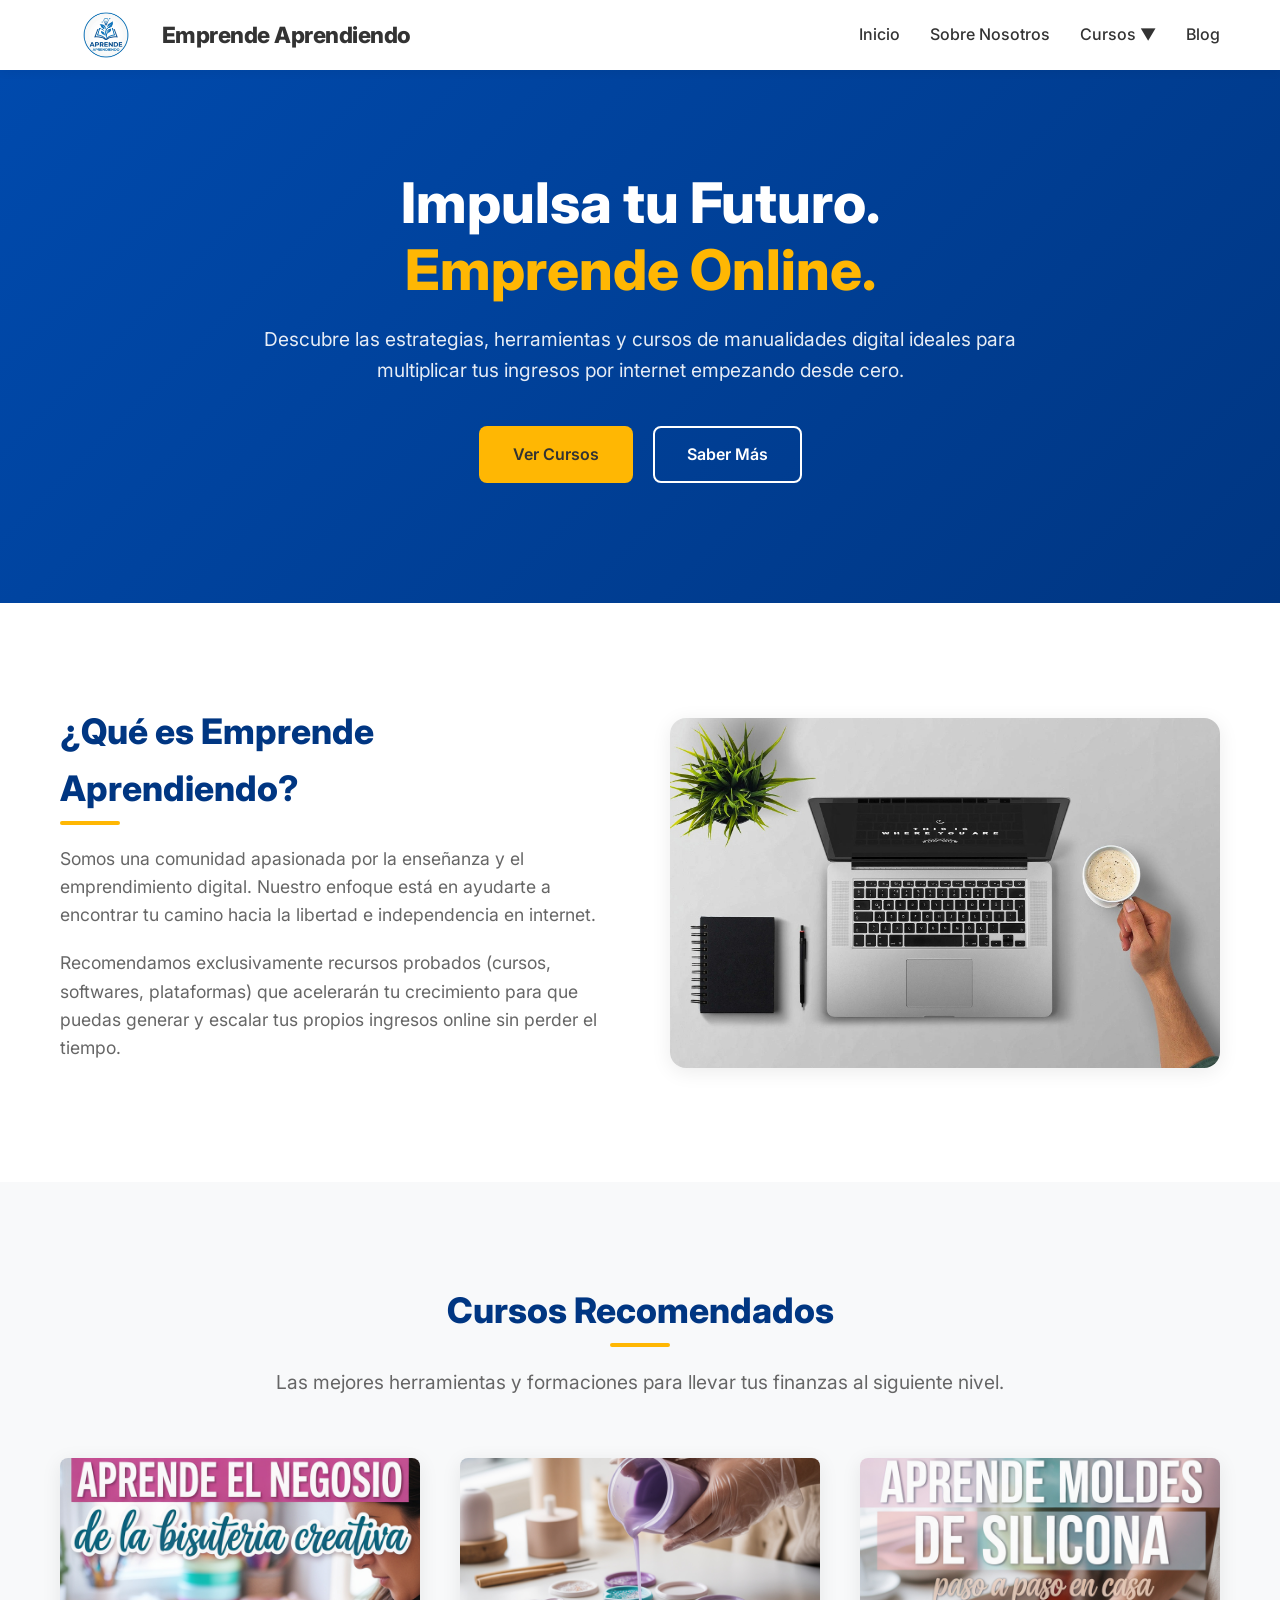
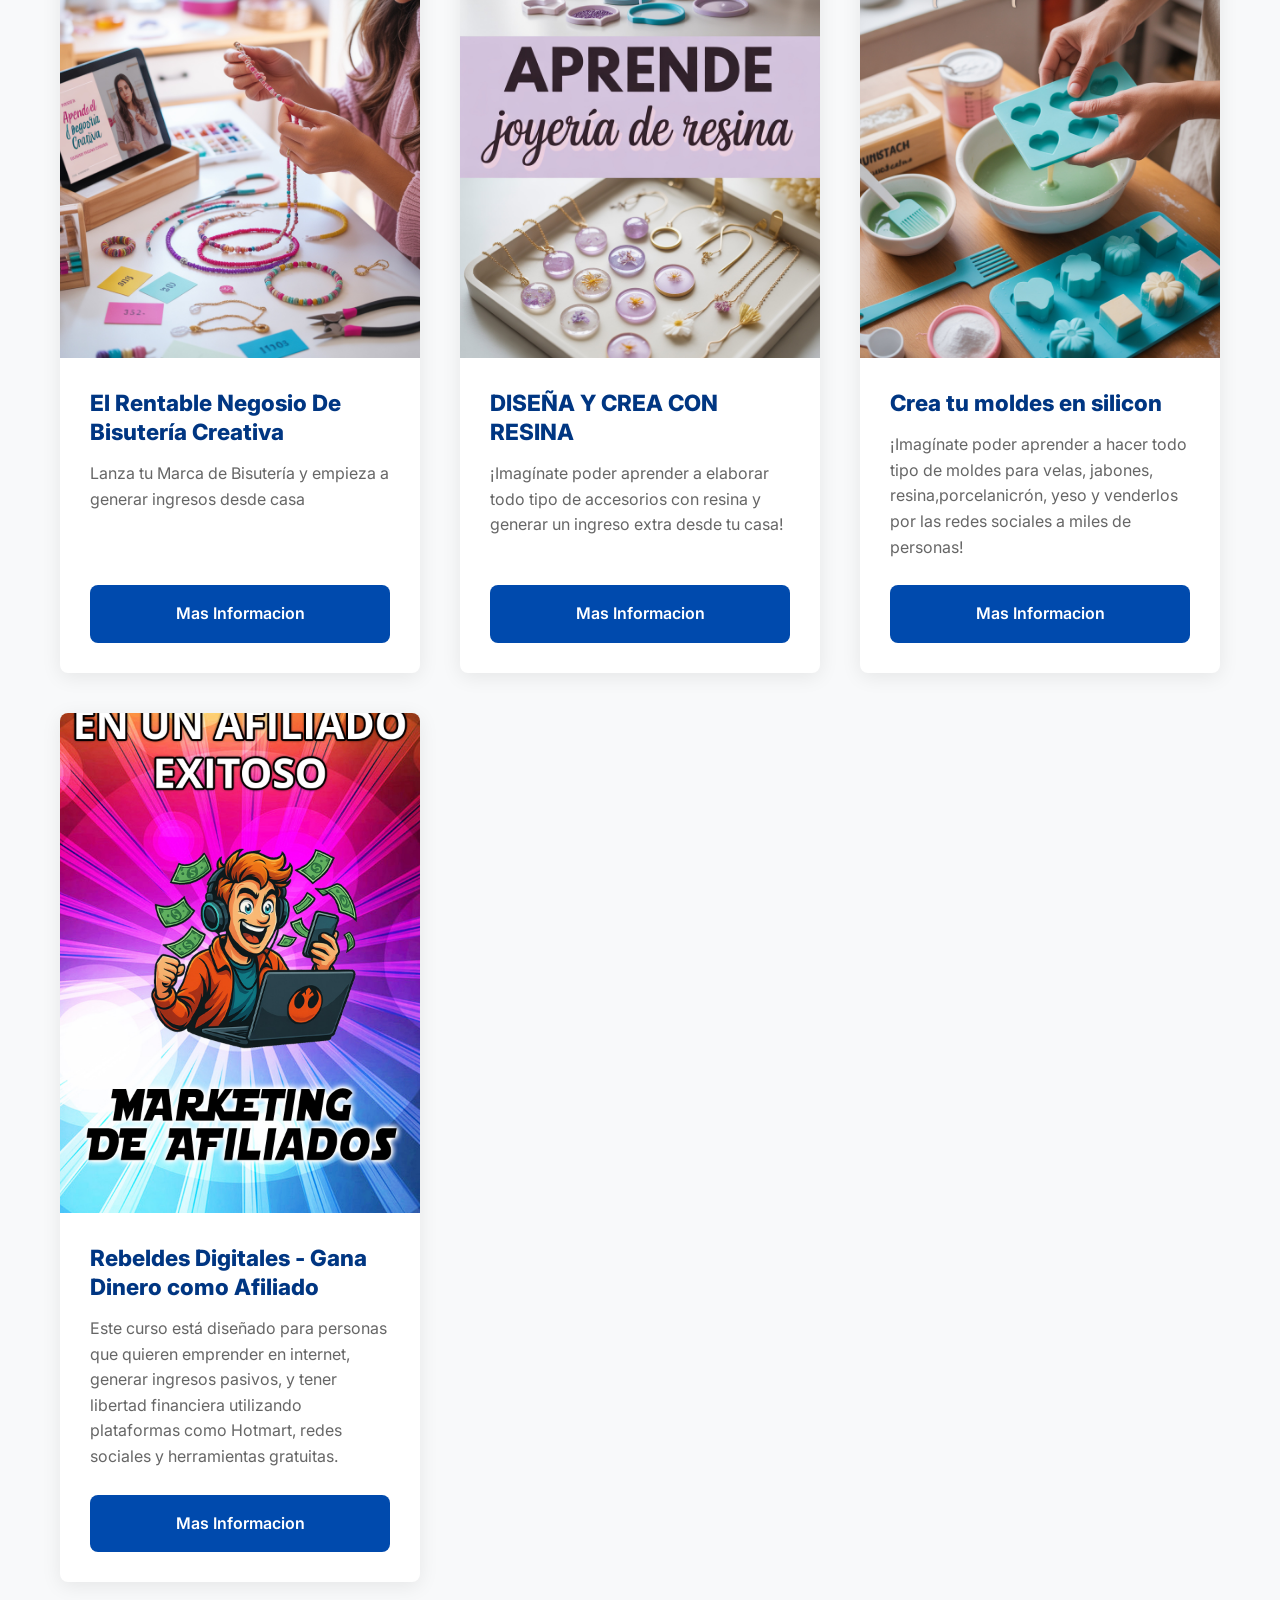
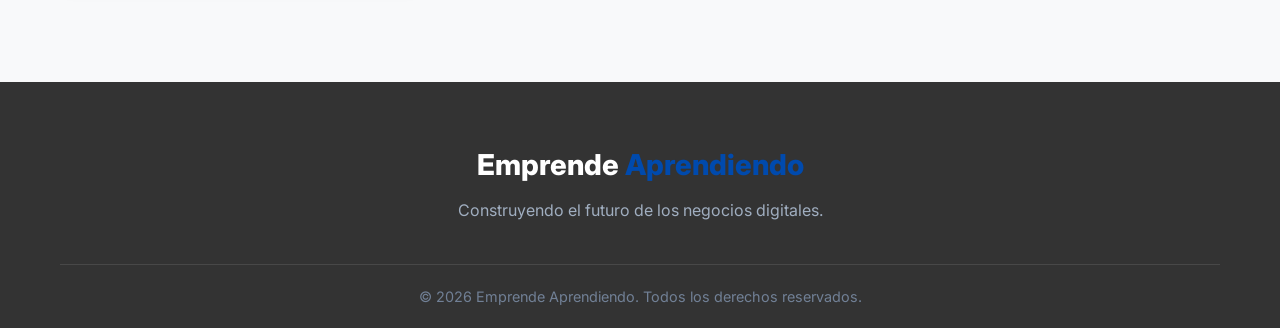
<file: index.html>
<!DOCTYPE html>
<html lang="es">

<head>
    <meta charset="UTF-8">
    <meta name="viewport" content="width=device-width, initial-scale=1.0">
    <title>Emprende Aprendiendo</title>
    <meta name="description" content="Aprende y emprende online con las mejores herramientas de marketing digital.">
    <meta name="p:domain_verify" content="e2489426840862c5d859c9f78d65d058"/>
    <!-- Enlace al archivo CSS -->
    <link rel="stylesheet" href="styles.css">
    <!-- Google Fonts (Inter) -->
    <link rel="preconnect" href="https://fonts.googleapis.com">
    <link rel="preconnect" href="https://fonts.gstatic.com" crossorigin>
    <link href="https://fonts.googleapis.com/css2?family=Inter:wght@400;500;600;800&display=swap" rel="stylesheet">
    <!-- Icono de la página (Favicon) -->
    <link rel="icon" type="image/png" href="imagen/icon2.ico">
</head>

<body>
    <!-- Encabezado / Header -->
    <header class="header">
        <div class="container header-container">
            <a href="#" class="logo">
                <img src="imagen/logo2.png" alt="Emprende Aprendiendo" class="logo-img">
                <span class="logo-text">Emprende <span>Aprendiendo</span></span>
            </a>
            <nav class="nav-menu">
                <a href="#inicio">Inicio</a>
                <a href="#sobre-nosotros">Sobre Nosotros</a>
                <div class="dropdown">
                    <a href="#productos" class="dropbtn">Cursos ▼</a>
                    <div class="dropdown-content">
                        <a href="resina.html">Diseña con Resina</a>
                        <a href="bisuteria.html">Bisutería Creativa</a>
                        <a href="moldes-silicon.html">Moldes de Silicón</a>
                        <a href="rebeldes-digitales.html">Rebeldes Digitales</a>
                    </div>
                </div>
                <a href="blog.html">Blog</a>
            </nav>
        </div>
    </header>

    <!-- Sección Hero / Portada -->
    <section id="inicio" class="hero">
        <div class="container hero-container">
            <div class="hero-content">
                <h1 class="hero-title">Impulsa tu Futuro. <br /><span class="text-accent">Emprende Online.</span></h1>
                <p class="hero-subtitle">Descubre las estrategias, herramientas y cursos de manualidades digital ideales
                    para multiplicar tus ingresos por internet empezando desde cero.</p>
                <div class="hero-actions">
                    <a href="#productos" class="btn btn-primary">Ver Cursos</a>
                    <a href="#sobre-nosotros" class="btn btn-outline">Saber Más</a>
                </div>
            </div>
        </div>
    </section>

    <!-- Sección Sobre Nosotros -->
    <section id="sobre-nosotros" class="about">
        <div class="container about-container">
            <div class="about-text">
                <h2 class="section-title">¿Qué es Emprende Aprendiendo?</h2>
                <div class="title-underline"></div>
                <p>Somos una comunidad apasionada por la enseñanza y el emprendimiento digital. Nuestro enfoque está en
                    ayudarte a encontrar tu camino hacia la libertad e independencia en internet.</p>
                <p>Recomendamos exclusivamente recursos probados (cursos, softwares, plataformas) que acelerarán tu
                    crecimiento para que puedas generar y escalar tus propios ingresos online sin perder el tiempo.</p>
            </div>
            <div class="about-visual">
                <div class="visual-box" style="background: none; border: none; overflow: hidden;">
                    <img src="imagen/cursos online.jpg" alt="Cursos de manualidades y emprendimiento"
                        style="width: 100%; height: 100%; object-fit: cover;">
                </div>
            </div>
        </div>
    </section>

    <!-- Sección de Productos Afiliados -->
    <section id="productos" class="products">
        <div class="container">
            <div class="products-header">
                <h2 class="section-title">Cursos Recomendados</h2>
                <div class="title-underline center"></div>
                <p class="section-subtitle">Las mejores herramientas y formaciones para llevar tus finanzas al siguiente
                    nivel.</p>
            </div>

            <!-- Contenedor dinámico manejado por JavaScript -->
            <div id="product-grid" class="product-grid">
                <!-- Las tarjetas de productos se insertarán aquí desde script.js -->
            </div>
        </div>
    </section>

    <!-- Footer / Pie de página -->
    <footer class="footer">
        <div class="container">
            <div class="footer-content">
                <h3 class="footer-logo">Emprende <span>Aprendiendo</span></h3>
                <p class="footer-desc">Construyendo el futuro de los negocios digitales.</p>
            </div>
            <div class="footer-bottom">
                <p>&copy; <span id="current-year"></span> Emprende Aprendiendo. Todos los derechos reservados.</p>
            </div>
        </div>
    </footer>

    <!-- Enlace al archivo JavaScript -->
    <script src="script.js"></script>
</body>

</html>
</file>
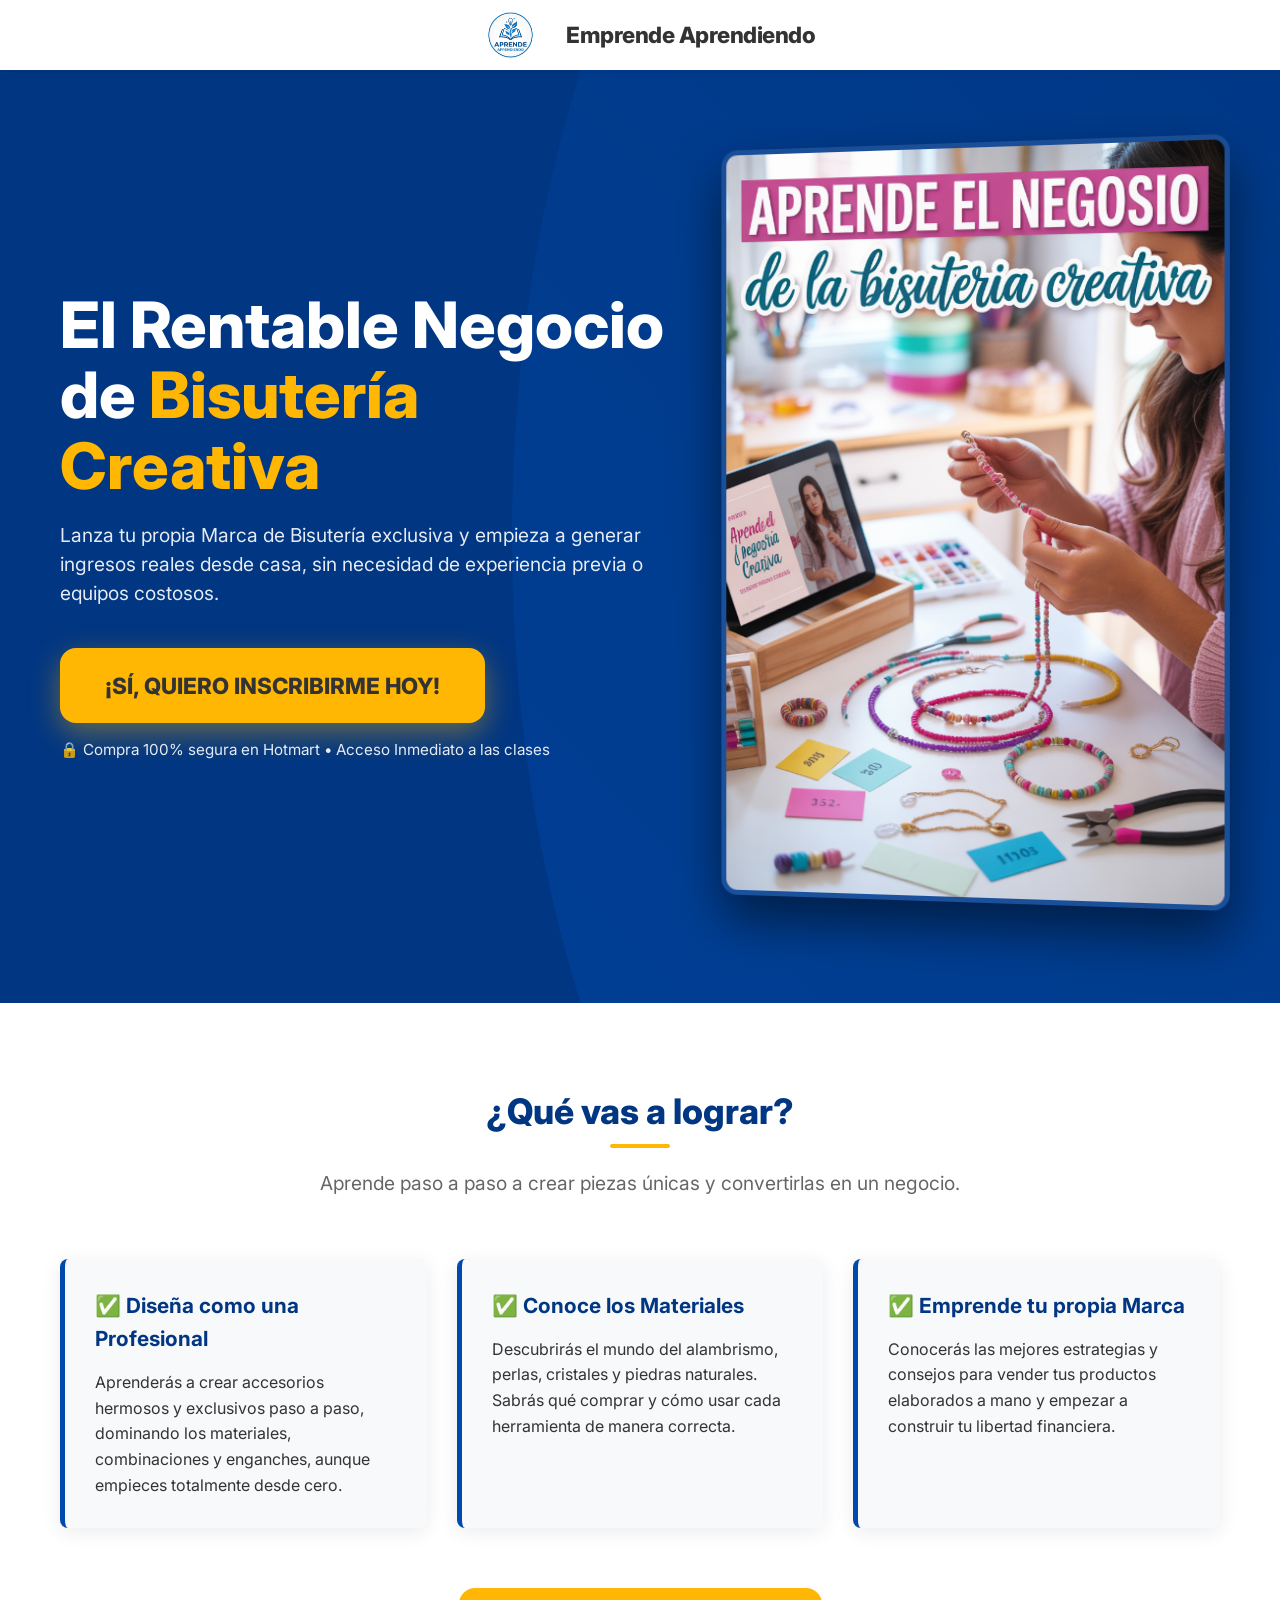
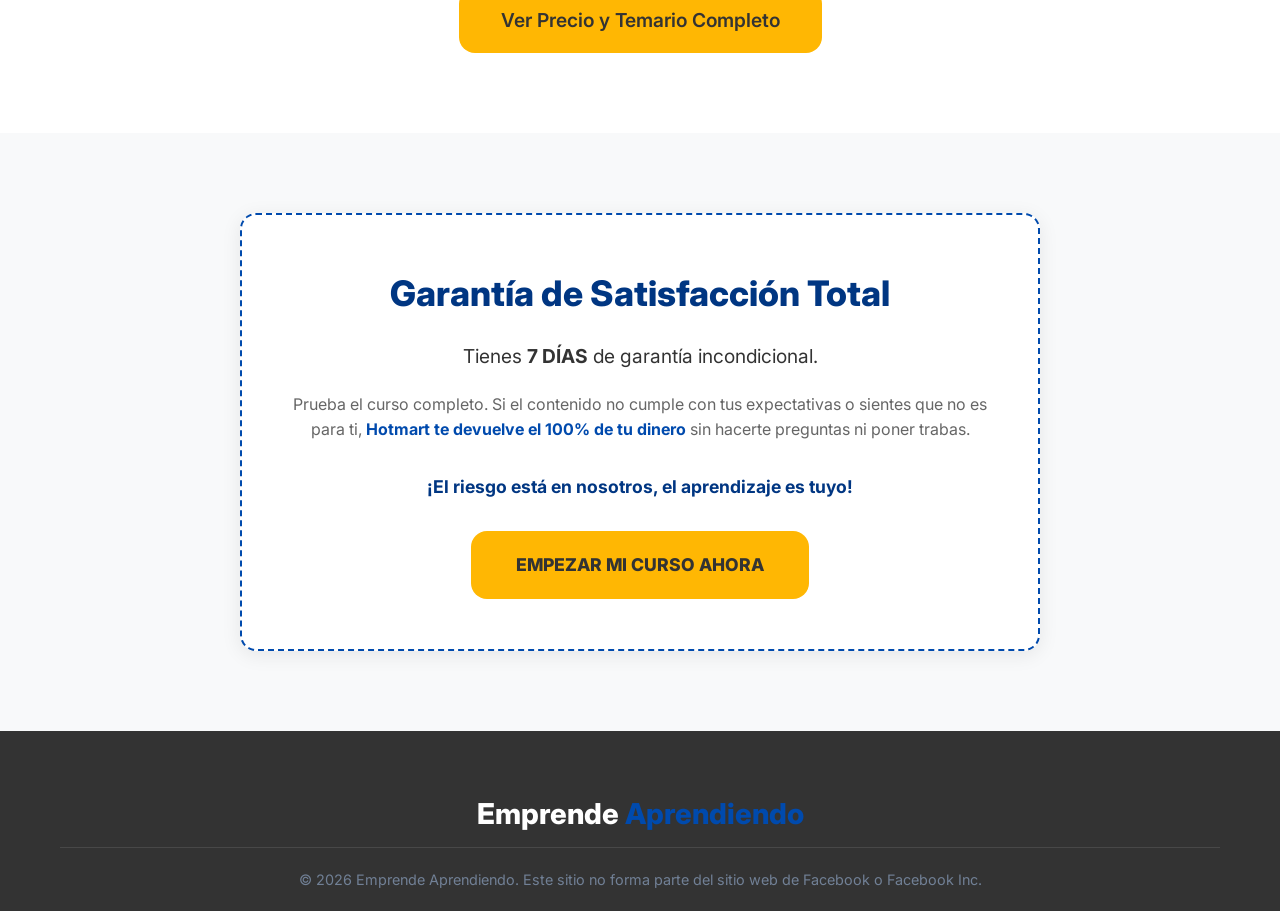
<file: bisuteria.html>
<!DOCTYPE html>
<html lang="es">

<head>
    <meta charset="UTF-8">
    <meta name="viewport" content="width=device-width, initial-scale=1.0">
    <title>El Rentable Negocio de Bisutería Creativa</title>
    <meta name="description" content="Lanza tu Marca de Bisutería y empieza a generar ingresos desde casa.">
    <!-- Enlace al archivo CSS principal -->
    <link rel="stylesheet" href="styles.css">
    <!-- Google Fonts (Inter) -->
    <link rel="preconnect" href="https://fonts.googleapis.com">
    <link rel="preconnect" href="https://fonts.gstatic.com" crossorigin>
    <link href="https://fonts.googleapis.com/css2?family=Inter:wght@400;500;600;800&display=swap" rel="stylesheet">
    <!-- Icono de la página (Favicon) -->
    <link rel="icon" type="image/png" href="imagen/icon2.ico">

    <!-- CSS específico de esta Landing Page para ventas -->
    <style>
        .landing-header .nav-menu { display: none; }
        .landing-header { justify-content: center; }

        /* Hero Secion: Resina 2 Columnas */
        .hero-landing {
            background-color: var(--color-primary-dark);
            padding: 80px 20px 100px;
            color: var(--color-white);
            position: relative;
            overflow: hidden;
        }

        .hero-landing::before {
            content: '';
            position: absolute;
            top: -50%;
            right: -20%;
            width: 80%;
            height: 200%;
            background: linear-gradient(45deg, var(--color-primary), transparent);
            border-radius: 50%;
            opacity: 0.5;
            z-index: 1;
        }

        .hero-content-wrapper {
            display: flex;
            align-items: center;
            gap: 50px;
            position: relative;
            z-index: 2;
        }

        .hero-text {
            flex: 1.2;
            text-align: left;
        }

        .hero-image-col {
            flex: 1;
            text-align: right;
            perspective: 1000px;
        }

        .product-image {
            width: 100%;
            max-width: 500px;
            border-radius: var(--radius-lg);
            box-shadow: 0 25px 50px rgba(0,0,0,0.5);
            border: 5px solid rgba(255,255,255,0.1);
            transform: rotateY(-5deg) scale(1.02);
            transition: transform 0.5s ease;
        }
        
        .product-image:hover {
            transform: rotateY(0deg) scale(1.05);
        }

        .hero-landing h1 {
            font-size: clamp(2.5rem, 5vw, 4rem);
            font-weight: 800;
            margin-bottom: 20px;
            line-height: 1.1;
        }

        .hero-landing .subtitle {
            font-size: 1.2rem;
            margin-bottom: 40px;
            color: rgba(255,255,255,0.9);
            line-height: 1.5;
        }

        .cta-button {
            display: inline-block;
            background-color: var(--color-accent);
            color: var(--color-text);
            padding: 20px 45px;
            font-size: 1.4rem;
            font-weight: 800;
            border-radius: var(--radius-lg);
            text-decoration: none;
            box-shadow: 0 10px 30px rgba(255, 183, 3, 0.4);
            transition: all 0.3s ease;
            animation: pulse-btn 2s infinite;
        }

        .cta-button:hover {
            transform: translateY(-5px) scale(1.02);
            background-color: #ffd60a;
            box-shadow: 0 15px 40px rgba(255, 183, 3, 0.6);
        }

        @keyframes pulse-btn {
            0% { transform: scale(1); }
            50% { transform: scale(1.05); }
            100% { transform: scale(1); }
        }

        .safe-checkout-text {
            font-size: 0.95rem;
            opacity: 0.9;
            margin-top: 15px;
            display: block;
        }

        .benefits-section {
            padding: 80px 0;
            background-color: var(--color-white);
            position: relative;
            z-index: 5;
        }
        
        .benefits-grid {
            display: grid;
            grid-template-columns: repeat(auto-fit, minmax(300px, 1fr));
            gap: 30px;
            margin-top: 50px;
        }

        .benefit-card {
            background-color: var(--color-bg-light);
            padding: 30px;
            border-radius: var(--radius-md);
            border-left: 5px solid var(--color-primary);
            box-shadow: var(--shadow-main);
            transition: transform 0.3s;
        }

        .benefit-card:hover {
            transform: translateY(-5px);
        }

        .benefit-card h3 {
            color: var(--color-primary-dark);
            margin-bottom: 15px;
            font-size: 1.3rem;
        }

        .guarantee-section {
            padding: 80px 0;
            background-color: var(--color-bg-light);
            text-align: center;
        }

        .guarantee-box {
            max-width: 800px;
            margin: 0 auto;
            background-color: var(--color-white);
            border: 2px dashed var(--color-primary);
            padding: 50px;
            border-radius: var(--radius-lg);
            box-shadow: var(--shadow-main);
        }

        .guarantee-title {
            color: var(--color-primary-dark);
            font-size: 2.2rem;
            margin-bottom: 20px;
            font-weight: 800;
        }

        @media (max-width: 992px) {
            .hero-content-wrapper { flex-direction: column; text-align: center; gap: 40px; }
            .hero-text { text-align: center; }
            .hero-image-col { text-align: center; }
            .product-image { transform: none; }
            .product-image:hover { transform: scale(1.02); }
        }
    </style>
</head>

<body>
    <!-- Encabezado simplificado -->
    <header class="header">
        <div class="container header-container landing-header">
            <a href="index.html" class="logo" title="Volver al inicio">
                <img src="imagen/logo2.png" alt="Emprende Aprendiendo" class="logo-img">
                <span class="logo-text">Emprende <span>Aprendiendo</span></span>
            </a>
        </div>
    </header>

    <!-- Hero Venta con 2 Columnas -->
    <section class="hero-landing">
        <div class="container">
            <div class="hero-content-wrapper">
                <div class="hero-text">
                    <h1>El Rentable Negocio de <span class="text-accent">Bisutería Creativa</span></h1>
                    <p class="subtitle">Lanza tu propia Marca de Bisutería exclusiva y empieza a generar ingresos reales desde casa, sin necesidad de experiencia previa o equipos costosos.</p>
                    
                    <a href="https://go.hotmart.com/Y104075980Y" target="_blank" rel="noopener noreferrer" class="cta-button">
                        ¡SÍ, QUIERO INSCRIBIRME HOY!
                    </a>
                    <span class="safe-checkout-text">🔒 Compra 100% segura en Hotmart • Acceso Inmediato a las clases</span>
                </div>

                <div class="hero-image-col">
                    <img src="imagen/bisuteria.jpg" alt="Curso Bisutería Creativa" class="product-image">
                </div>
            </div>
        </div>
    </section>

    <!-- Beneficios del Curso -->
    <section class="benefits-section">
        <div class="container">
            <div class="products-header">
                <h2 class="section-title">¿Qué vas a lograr?</h2>
                <div class="title-underline center"></div>
                <p class="section-subtitle">Aprende paso a paso a crear piezas únicas y convertirlas en un negocio.</p>
            </div>

            <div class="benefits-grid">
                <div class="benefit-card">
                    <h3>✅ Diseña como una Profesional</h3>
                    <p>Aprenderás a crear accesorios hermosos y exclusivos paso a paso, dominando los materiales, combinaciones y enganches, aunque empieces totalmente desde cero.</p>
                </div>
                <div class="benefit-card">
                    <h3>✅ Conoce los Materiales</h3>
                    <p>Descubrirás el mundo del alambrismo, perlas, cristales y piedras naturales. Sabrás qué comprar y cómo usar cada herramienta de manera correcta.</p>
                </div>
                <div class="benefit-card">
                    <h3>✅ Emprende tu propia Marca</h3>
                    <p>Conocerás las mejores estrategias y consejos para vender tus productos elaborados a mano y empezar a construir tu libertad financiera.</p>
                </div>
            </div>

            <div style="text-align: center; margin-top: 60px;">
                <a href="https://go.hotmart.com/Y104075980Y" target="_blank" rel="noopener noreferrer" class="btn btn-primary" style="font-size:1.2rem; padding: 15px 40px; border-radius: var(--radius-lg);">
                    Ver Precio y Temario Completo
                </a>
            </div>
        </div>
    </section>

    <!-- Garantía -->
    <section class="guarantee-section">
        <div class="container">
            <div class="guarantee-box">
                <h2 class="guarantee-title">Garantía de Satisfacción Total</h2>
                <p style="font-size: 1.2rem; margin-bottom: 20px;">Tienes <strong>7 DÍAS</strong> de garantía incondicional.</p>
                <p style="color: var(--color-text-muted); margin-bottom: 30px;">Prueba el curso completo. Si el contenido no cumple con tus expectativas o sientes que no es para ti, <span style="color: var(--color-primary); font-weight: bold;">Hotmart te devuelve el 100% de tu dinero</span> sin hacerte preguntas ni poner trabas.</p>
                
                <p style="font-size: 1.1rem; font-weight: bold; color: var(--color-primary-dark); margin-bottom: 30px;">¡El riesgo está en nosotros, el aprendizaje es tuyo!</p>
                
                <a href="https://go.hotmart.com/Y104075980Y" target="_blank" rel="noopener noreferrer" class="cta-button" style="box-shadow: none; font-size: 1.1rem; animation: none;">
                    EMPEZAR MI CURSO AHORA
                </a>
            </div>
        </div>
    </section>

    <!-- Footer minimalista -->
    <footer class="footer">
        <div class="container">
            <div class="footer-content" style="margin-bottom: 10px;">
                <h3 class="footer-logo" style="margin-bottom:0;">Emprende <span>Aprendiendo</span></h3>
            </div>
            <div class="footer-bottom">
                <p>&copy; <span id="current-year"></span> Emprende Aprendiendo. Este sitio no forma parte del sitio web de Facebook o Facebook Inc.</p>
            </div>
        </div>
    </footer>

    <script>
        document.getElementById('current-year').textContent = new Date().getFullYear();
    </script>
</body>
</html>
</file>
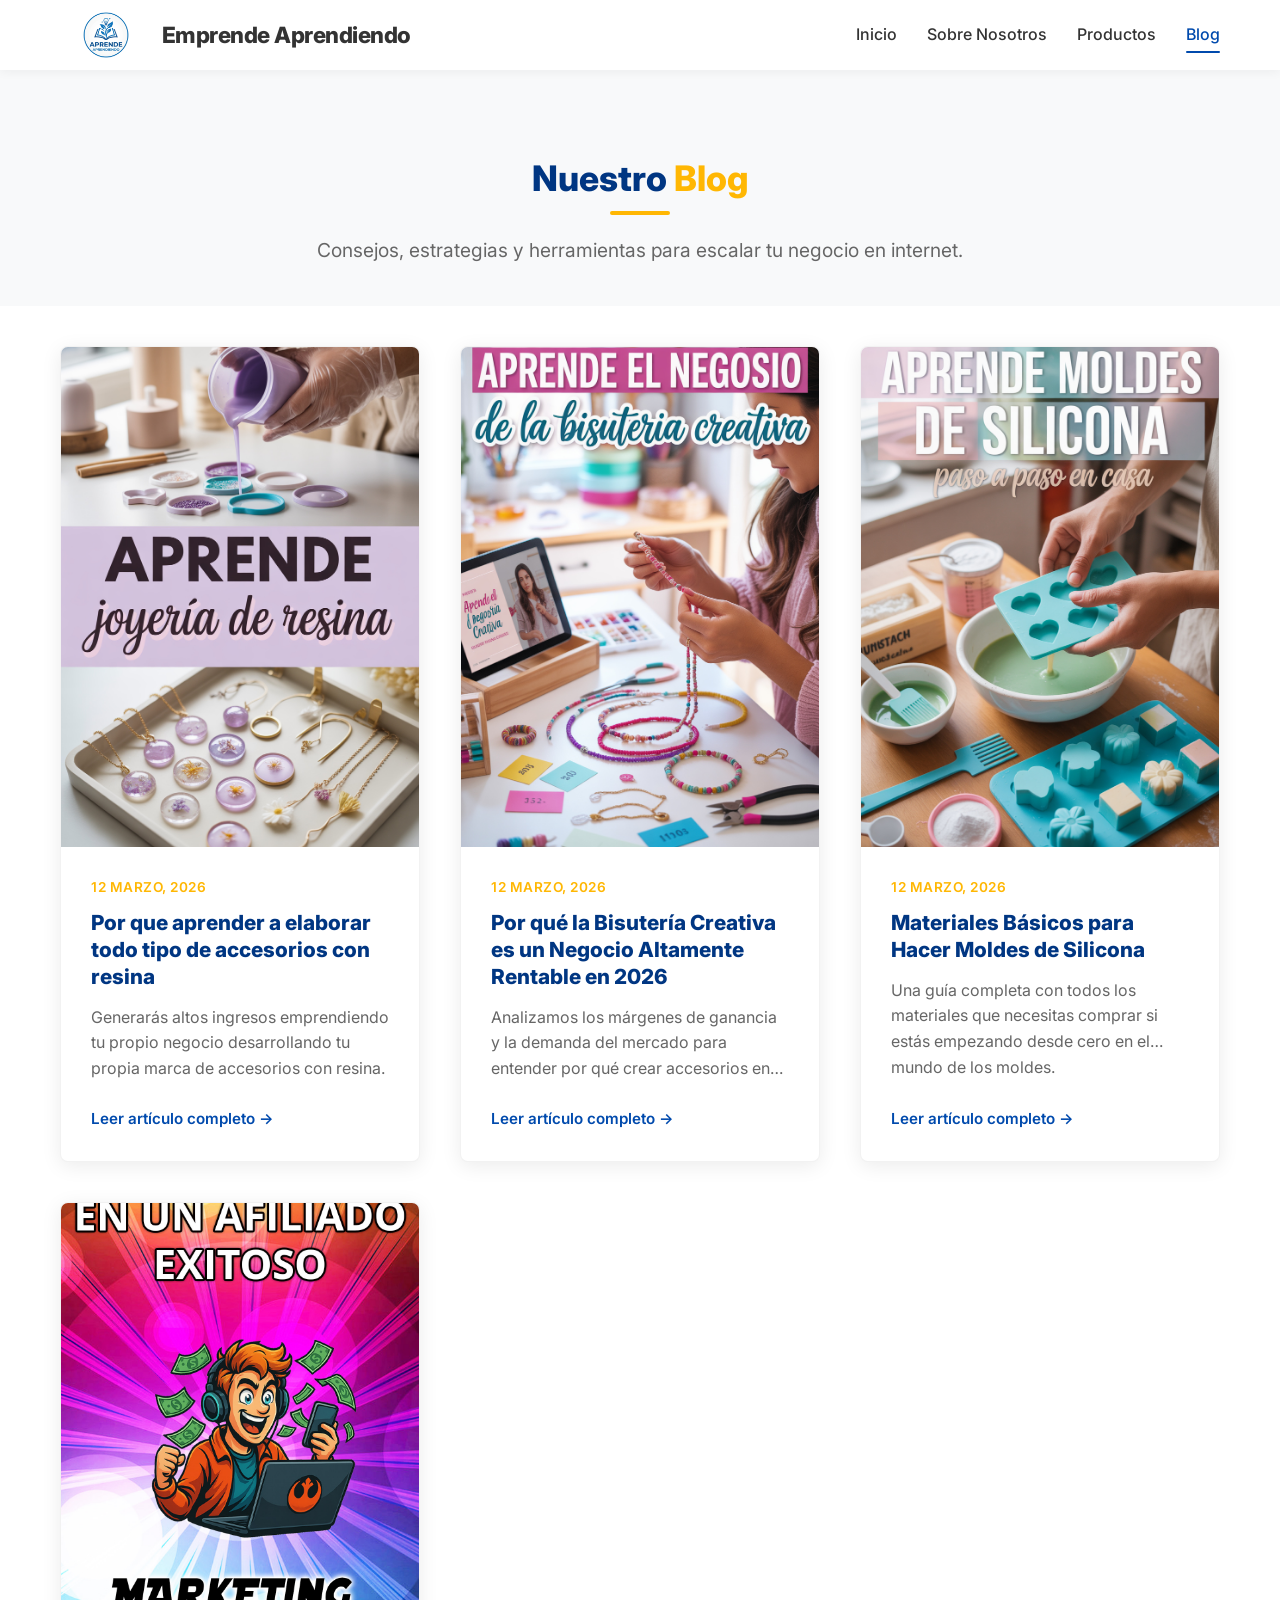
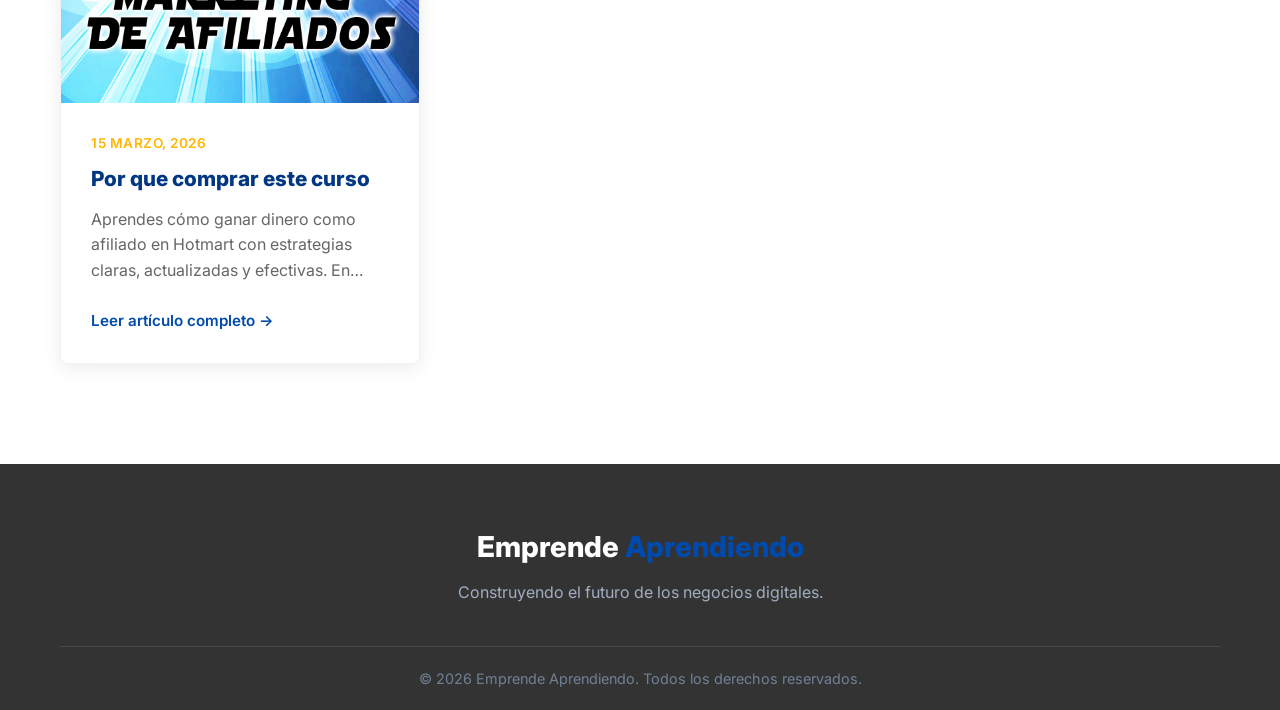
<file: blog.html>
<!DOCTYPE html>
<html lang="es">

<head>
    <meta charset="UTF-8">
    <meta name="viewport" content="width=device-width, initial-scale=1.0">
    <title>Blog - Emprende Aprendiendo</title>
    <meta name="description"
        content="Lee nuestros últimos artículos sobre emprendimiento, marketing y negocios digitales.">
    <!-- Enlaces a CSS -->
    <link rel="stylesheet" href="styles.css">
    <link rel="stylesheet" href="blog-styles.css">
    <!-- Google Fonts (Inter) -->
    <link rel="preconnect" href="https://fonts.googleapis.com">
    <link rel="preconnect" href="https://fonts.gstatic.com" crossorigin>
    <link href="https://fonts.googleapis.com/css2?family=Inter:wght@400;500;600;800&display=swap" rel="stylesheet">
    <!-- Icono de la página (Favicon) -->
    <link rel="icon" type="image/png" href="imagen/icon2.ico">
</head>

<body>
    <!-- Encabezado / Header (Mismo que index.html) -->
    <header class="header">
        <div class="container header-container">
            <a href="index.html" class="logo">
                <img src="imagen/logo2.png" alt="Emprende Aprendiendo" class="logo-img">
                <span class="logo-text">Emprende <span>Aprendiendo</span></span>
            </a>
            <nav class="nav-menu">
                <a href="index.html#inicio">Inicio</a>
                <a href="index.html#sobre-nosotros">Sobre Nosotros</a>
                <a href="index.html#productos">Productos</a>
                <a href="blog.html" class="active">Blog</a>
            </nav>
        </div>
    </header>

    <!-- Header del Blog -->
    <section class="blog-header-section">
        <div class="container text-center">
            <h1 class="section-title">Nuestro <span class="text-accent">Blog</span></h1>
            <div class="title-underline center"></div>
            <p class="section-subtitle">Consejos, estrategias y herramientas para escalar tu negocio en internet.</p>
        </div>
    </section>

    <!-- Contenedor de Artículos -->
    <section class="blog-content">
        <div class="container">
            <!-- Grid dinámico manejado por javascript -->
            <div id="blog-grid" class="blog-grid">
                <!-- Las tarjetas de los artículos se insertarán aquí -->
            </div>
        </div>
    </section>

    <!-- Footer / Pie de página (Mismo que index.html) -->
    <footer class="footer mt-auto">
        <div class="container">
            <div class="footer-content">
                <h3 class="footer-logo">Emprende <span>Aprendiendo</span></h3>
                <p class="footer-desc">Construyendo el futuro de los negocios digitales.</p>
            </div>
            <div class="footer-bottom">
                <p>&copy; <span id="current-year"></span> Emprende Aprendiendo. Todos los derechos reservados.</p>
            </div>
        </div>
    </footer>

    <!-- Script del Blog -->
    <script src="blog-script.js"></script>
</body>

</html>
</file>
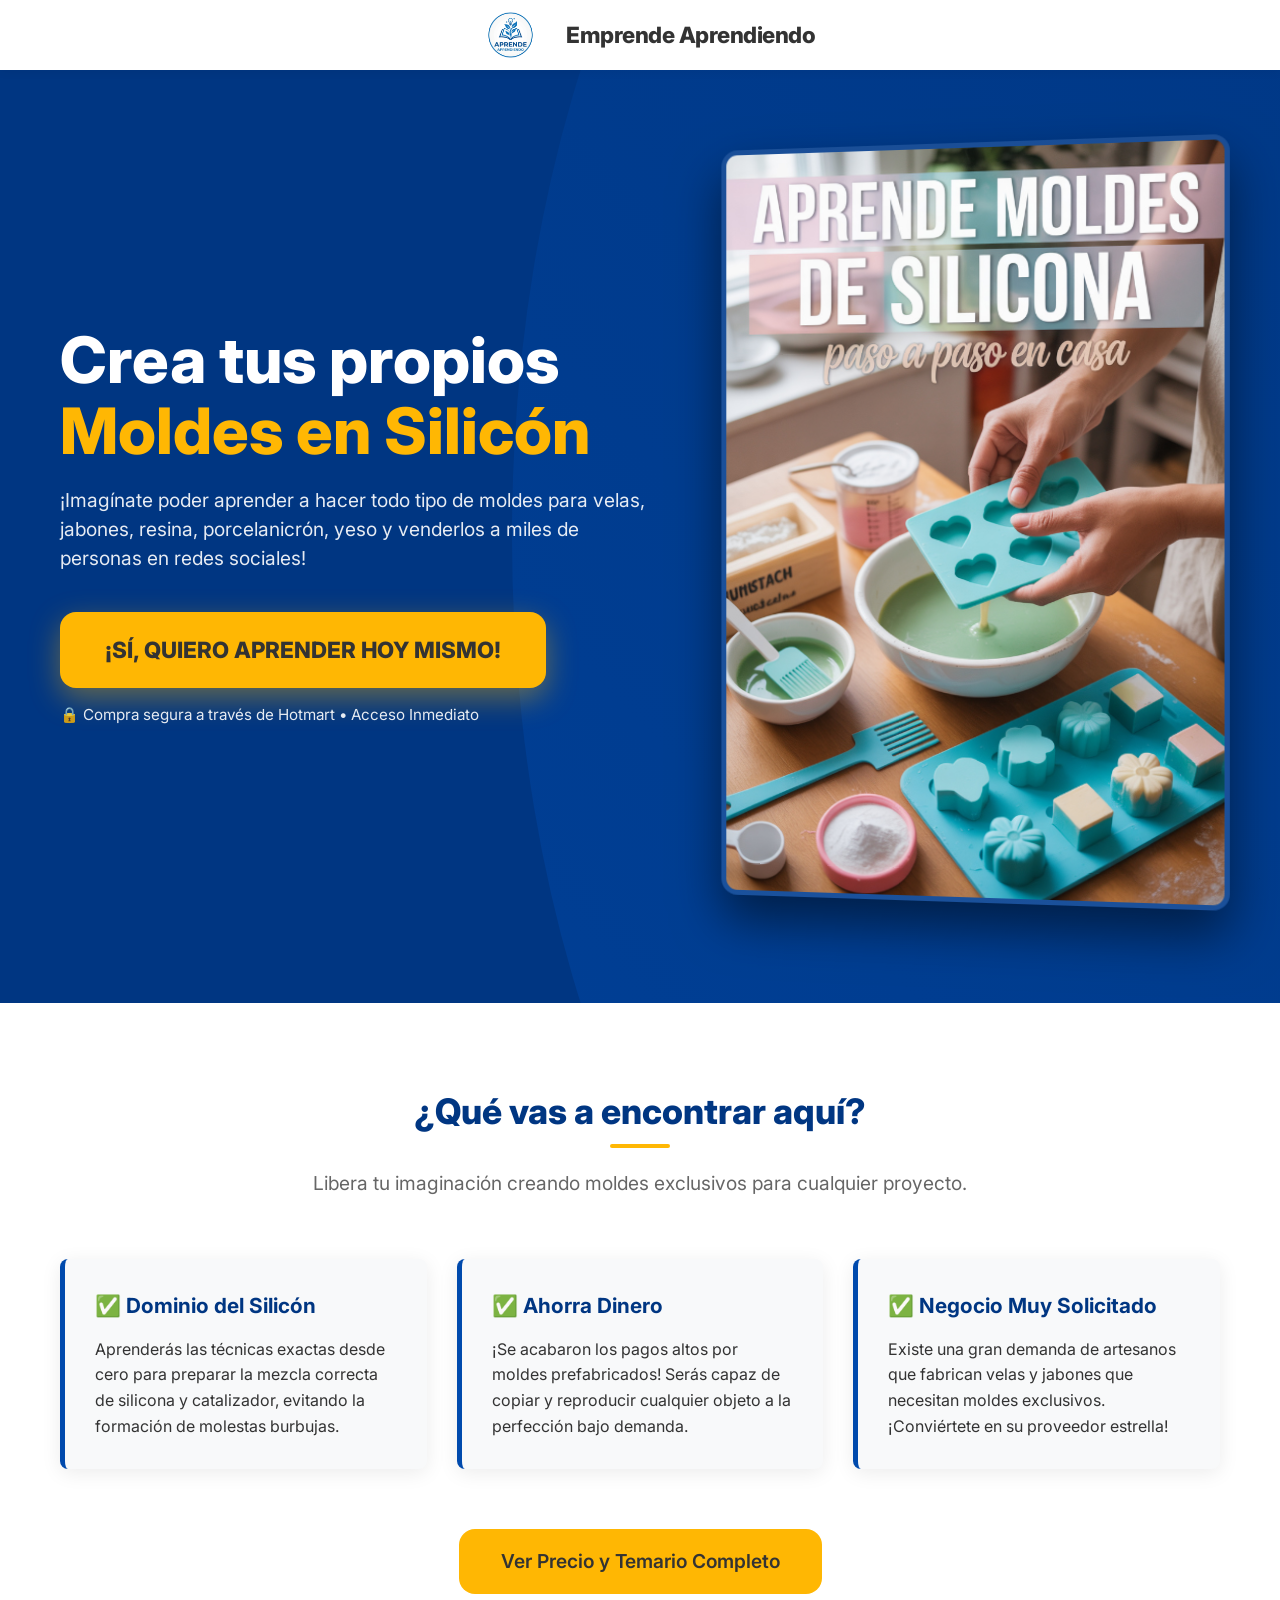
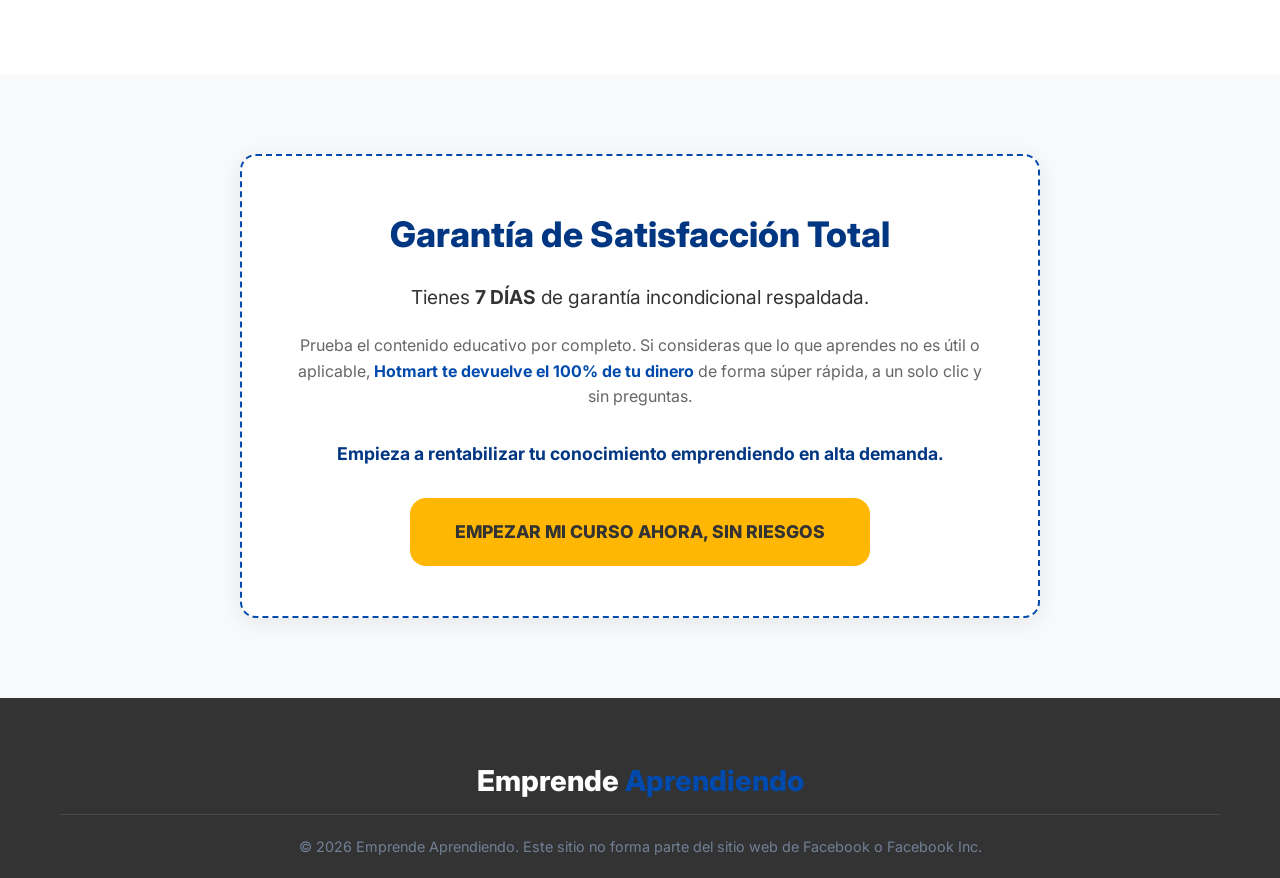
<file: moldes-silicon.html>
<!DOCTYPE html>
<html lang="es">

<head>
    <meta charset="UTF-8">
    <meta name="viewport" content="width=device-width, initial-scale=1.0">
    <title>Crea tus propios Moldes en Silicón</title>
    <meta name="description" content="Aprende a hacer todo tipo de moldes para velas, jabones, resina, yeso y más.">
    <!-- Enlace al archivo CSS principal -->
    <link rel="stylesheet" href="styles.css">
    <!-- Google Fonts (Inter) -->
    <link rel="preconnect" href="https://fonts.googleapis.com">
    <link rel="preconnect" href="https://fonts.gstatic.com" crossorigin>
    <link href="https://fonts.googleapis.com/css2?family=Inter:wght@400;500;600;800&display=swap" rel="stylesheet">
    <!-- Icono de la página (Favicon) -->
    <link rel="icon" type="image/png" href="imagen/icon2.ico">

    <!-- CSS específico de esta Landing Page para ventas -->
    <style>
        .landing-header .nav-menu { display: none; }
        .landing-header { justify-content: center; }

        /* Hero Secion: Resina 2 Columnas */
        .hero-landing {
            background-color: var(--color-primary-dark);
            padding: 80px 20px 100px;
            color: var(--color-white);
            position: relative;
            overflow: hidden;
        }

        .hero-landing::before {
            content: '';
            position: absolute;
            top: -50%;
            right: -20%;
            width: 80%;
            height: 200%;
            background: linear-gradient(45deg, var(--color-primary), transparent);
            border-radius: 50%;
            opacity: 0.5;
            z-index: 1;
        }

        .hero-content-wrapper {
            display: flex;
            align-items: center;
            gap: 50px;
            position: relative;
            z-index: 2;
        }

        .hero-text {
            flex: 1.2;
            text-align: left;
        }

        .hero-image-col {
            flex: 1;
            text-align: right;
            perspective: 1000px;
        }

        .product-image {
            width: 100%;
            max-width: 500px;
            border-radius: var(--radius-lg);
            box-shadow: 0 25px 50px rgba(0,0,0,0.5);
            border: 5px solid rgba(255,255,255,0.1);
            transform: rotateY(-5deg) scale(1.02);
            transition: transform 0.5s ease;
        }
        
        .product-image:hover {
            transform: rotateY(0deg) scale(1.05);
        }

        .hero-landing h1 {
            font-size: clamp(2.5rem, 5vw, 4rem);
            font-weight: 800;
            margin-bottom: 20px;
            line-height: 1.1;
        }

        .hero-landing .subtitle {
            font-size: 1.2rem;
            margin-bottom: 40px;
            color: rgba(255,255,255,0.9);
            line-height: 1.5;
        }

        .cta-button {
            display: inline-block;
            background-color: var(--color-accent);
            color: var(--color-text);
            padding: 20px 45px;
            font-size: 1.4rem;
            font-weight: 800;
            border-radius: var(--radius-lg);
            text-decoration: none;
            box-shadow: 0 10px 30px rgba(255, 183, 3, 0.4);
            transition: all 0.3s ease;
            animation: pulse-btn 2s infinite;
        }

        .cta-button:hover {
            transform: translateY(-5px) scale(1.02);
            background-color: #ffd60a;
            box-shadow: 0 15px 40px rgba(255, 183, 3, 0.6);
        }

        @keyframes pulse-btn {
            0% { transform: scale(1); }
            50% { transform: scale(1.05); }
            100% { transform: scale(1); }
        }

        .safe-checkout-text {
            font-size: 0.95rem;
            opacity: 0.9;
            margin-top: 15px;
            display: block;
        }

        .benefits-section {
            padding: 80px 0;
            background-color: var(--color-white);
            position: relative;
            z-index: 5;
        }
        
        .benefits-grid {
            display: grid;
            grid-template-columns: repeat(auto-fit, minmax(300px, 1fr));
            gap: 30px;
            margin-top: 50px;
        }

        .benefit-card {
            background-color: var(--color-bg-light);
            padding: 30px;
            border-radius: var(--radius-md);
            border-left: 5px solid var(--color-primary);
            box-shadow: var(--shadow-main);
            transition: transform 0.3s;
        }

        .benefit-card:hover {
            transform: translateY(-5px);
        }

        .benefit-card h3 {
            color: var(--color-primary-dark);
            margin-bottom: 15px;
            font-size: 1.3rem;
        }

        .guarantee-section {
            padding: 80px 0;
            background-color: var(--color-bg-light);
            text-align: center;
        }

        .guarantee-box {
            max-width: 800px;
            margin: 0 auto;
            background-color: var(--color-white);
            border: 2px dashed var(--color-primary);
            padding: 50px;
            border-radius: var(--radius-lg);
            box-shadow: var(--shadow-main);
        }

        .guarantee-title {
            color: var(--color-primary-dark);
            font-size: 2.2rem;
            margin-bottom: 20px;
            font-weight: 800;
        }

        @media (max-width: 992px) {
            .hero-content-wrapper { flex-direction: column; text-align: center; gap: 40px; }
            .hero-text { text-align: center; }
            .hero-image-col { text-align: center; }
            .product-image { transform: none; }
            .product-image:hover { transform: scale(1.02); }
        }
    </style>
</head>

<body>
    <!-- Encabezado simplificado -->
    <header class="header">
        <div class="container header-container landing-header">
            <a href="index.html" class="logo" title="Volver al inicio">
                <img src="imagen/logo2.png" alt="Emprende Aprendiendo" class="logo-img">
                <span class="logo-text">Emprende <span>Aprendiendo</span></span>
            </a>
        </div>
    </header>

    <!-- Hero Venta con 2 Columnas -->
    <section class="hero-landing">
        <div class="container">
            <div class="hero-content-wrapper">
                <div class="hero-text">
                    <h1>Crea tus propios <span class="text-accent">Moldes en Silicón</span></h1>
                    <p class="subtitle">¡Imagínate poder aprender a hacer todo tipo de moldes para velas, jabones, resina, porcelanicrón, yeso y venderlos a miles de personas en redes sociales!</p>
                    
                    <a href="https://go.hotmart.com/H104733690V" target="_blank" rel="noopener noreferrer" class="cta-button">
                        ¡SÍ, QUIERO APRENDER HOY MISMO!
                    </a>
                    <span class="safe-checkout-text">🔒 Compra segura a través de Hotmart • Acceso Inmediato</span>
                </div>

                <div class="hero-image-col">
                    <img src="imagen/silicona.jpg" alt="Curso de Moldes de Silicón" class="product-image">
                </div>
            </div>
        </div>
    </section>

    <!-- Beneficios del Curso -->
    <section class="benefits-section">
        <div class="container">
            <div class="products-header">
                <h2 class="section-title">¿Qué vas a encontrar aquí?</h2>
                <div class="title-underline center"></div>
                <p class="section-subtitle">Libera tu imaginación creando moldes exclusivos para cualquier proyecto.</p>
            </div>

            <div class="benefits-grid">
                <div class="benefit-card">
                    <h3>✅ Dominio del Silicón</h3>
                    <p>Aprenderás las técnicas exactas desde cero para preparar la mezcla correcta de silicona y catalizador, evitando la formación de molestas burbujas.</p>
                </div>
                <div class="benefit-card">
                    <h3>✅ Ahorra Dinero</h3>
                    <p>¡Se acabaron los pagos altos por moldes prefabricados! Serás capaz de copiar y reproducir cualquier objeto a la perfección bajo demanda.</p>
                </div>
                <div class="benefit-card">
                    <h3>✅ Negocio Muy Solicitado</h3>
                    <p>Existe una gran demanda de artesanos que fabrican velas y jabones que necesitan moldes exclusivos. ¡Conviértete en su proveedor estrella!</p>
                </div>
            </div>

            <div style="text-align: center; margin-top: 60px;">
                <a href="https://go.hotmart.com/H104733690V" target="_blank" rel="noopener noreferrer" class="btn btn-primary" style="font-size:1.2rem; padding: 15px 40px; border-radius: var(--radius-lg);">
                    Ver Precio y Temario Completo
                </a>
            </div>
        </div>
    </section>

    <!-- Garantía -->
    <section class="guarantee-section">
        <div class="container">
            <div class="guarantee-box">
                <h2 class="guarantee-title">Garantía de Satisfacción Total</h2>
                <p style="font-size: 1.2rem; margin-bottom: 20px;">Tienes <strong>7 DÍAS</strong> de garantía incondicional respaldada.</p>
                <p style="color: var(--color-text-muted); margin-bottom: 30px;">Prueba el contenido educativo por completo. Si consideras que lo que aprendes no es útil o aplicable, <span style="color: var(--color-primary); font-weight: bold;">Hotmart te devuelve el 100% de tu dinero</span> de forma súper rápida, a un solo clic y sin preguntas.</p>
                
                <p style="font-size: 1.1rem; font-weight: bold; color: var(--color-primary-dark); margin-bottom: 30px;">Empieza a rentabilizar tu conocimiento emprendiendo en alta demanda.</p>
                
                <a href="https://go.hotmart.com/H104733690V" target="_blank" rel="noopener noreferrer" class="cta-button" style="box-shadow: none; font-size: 1.1rem; animation: none;">
                    EMPEZAR MI CURSO AHORA, SIN RIESGOS
                </a>
            </div>
        </div>
    </section>

    <!-- Footer minimalista -->
    <footer class="footer">
        <div class="container">
            <div class="footer-content" style="margin-bottom: 10px;">
                <h3 class="footer-logo" style="margin-bottom:0;">Emprende <span>Aprendiendo</span></h3>
            </div>
            <div class="footer-bottom">
                <p>&copy; <span id="current-year"></span> Emprende Aprendiendo. Este sitio no forma parte del sitio web de Facebook o Facebook Inc.</p>
            </div>
        </div>
    </footer>

    <script>
        document.getElementById('current-year').textContent = new Date().getFullYear();
    </script>
</body>
</html>
</file>
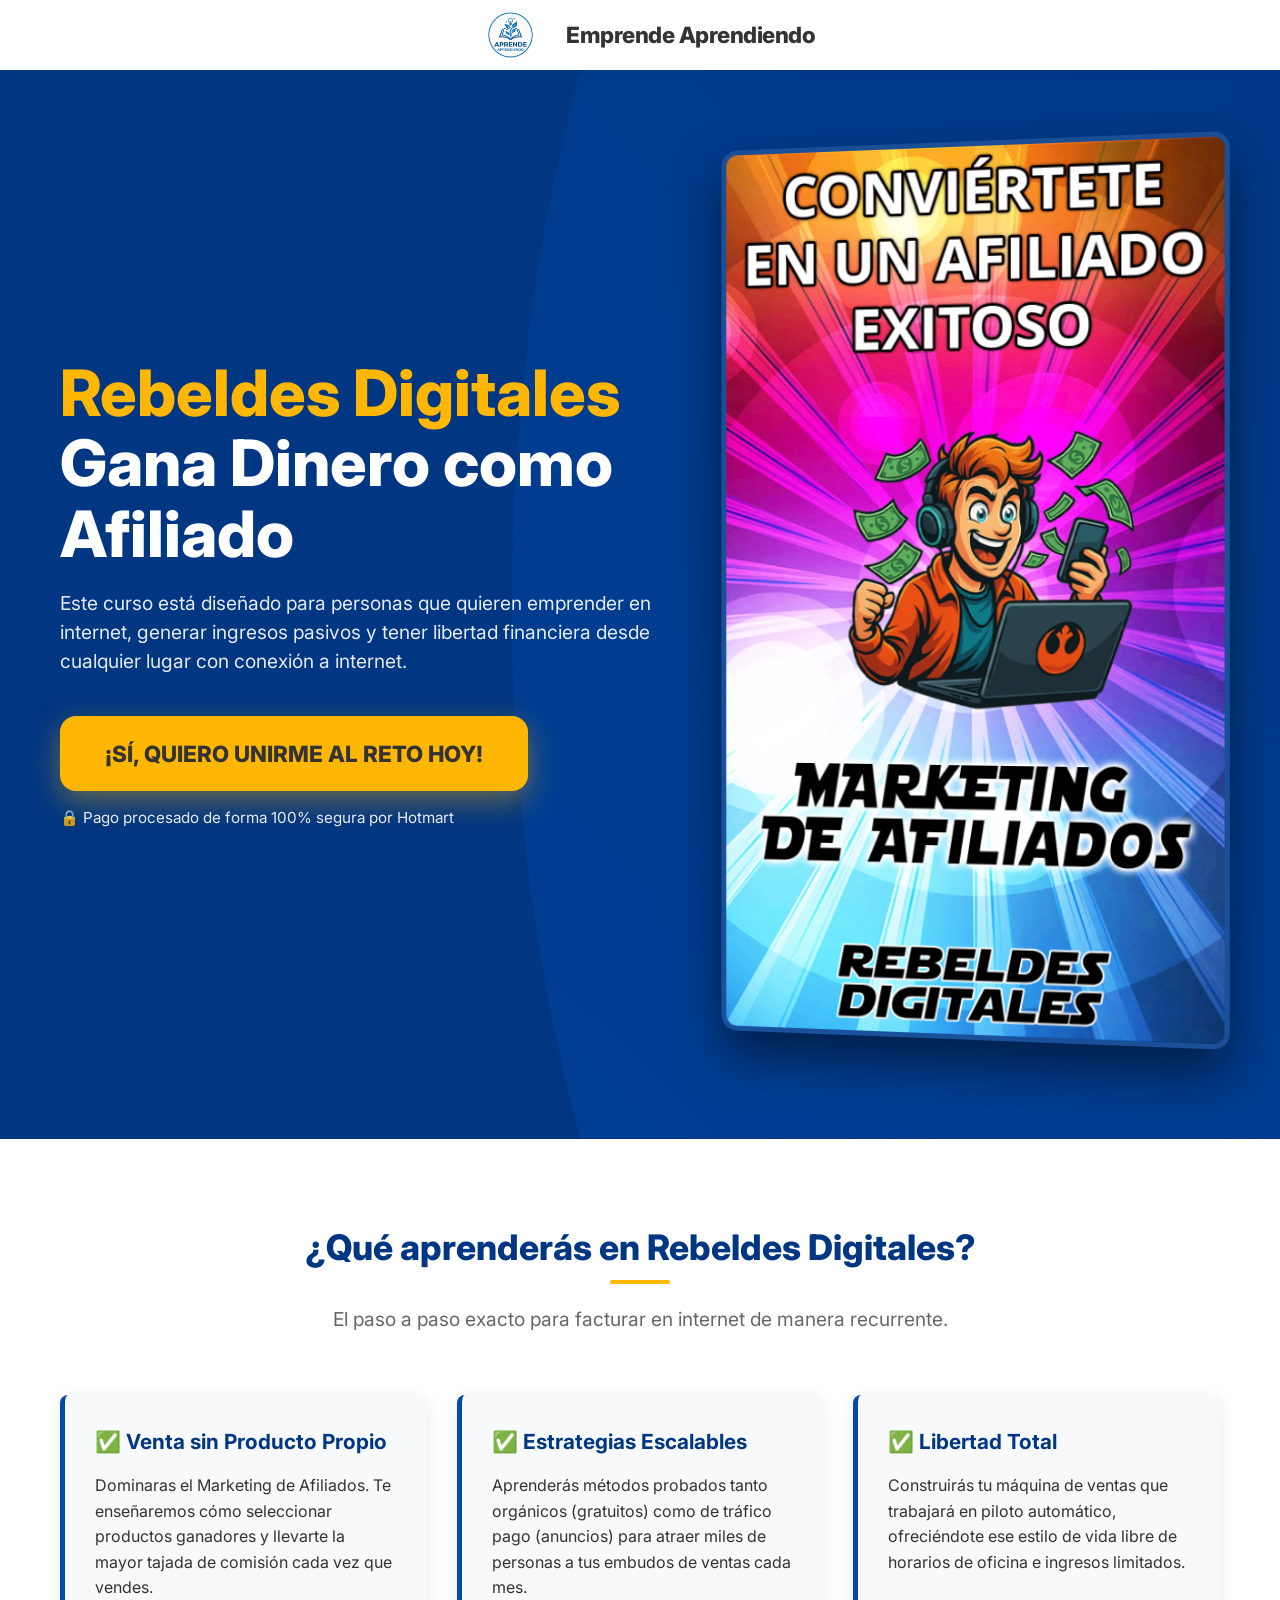
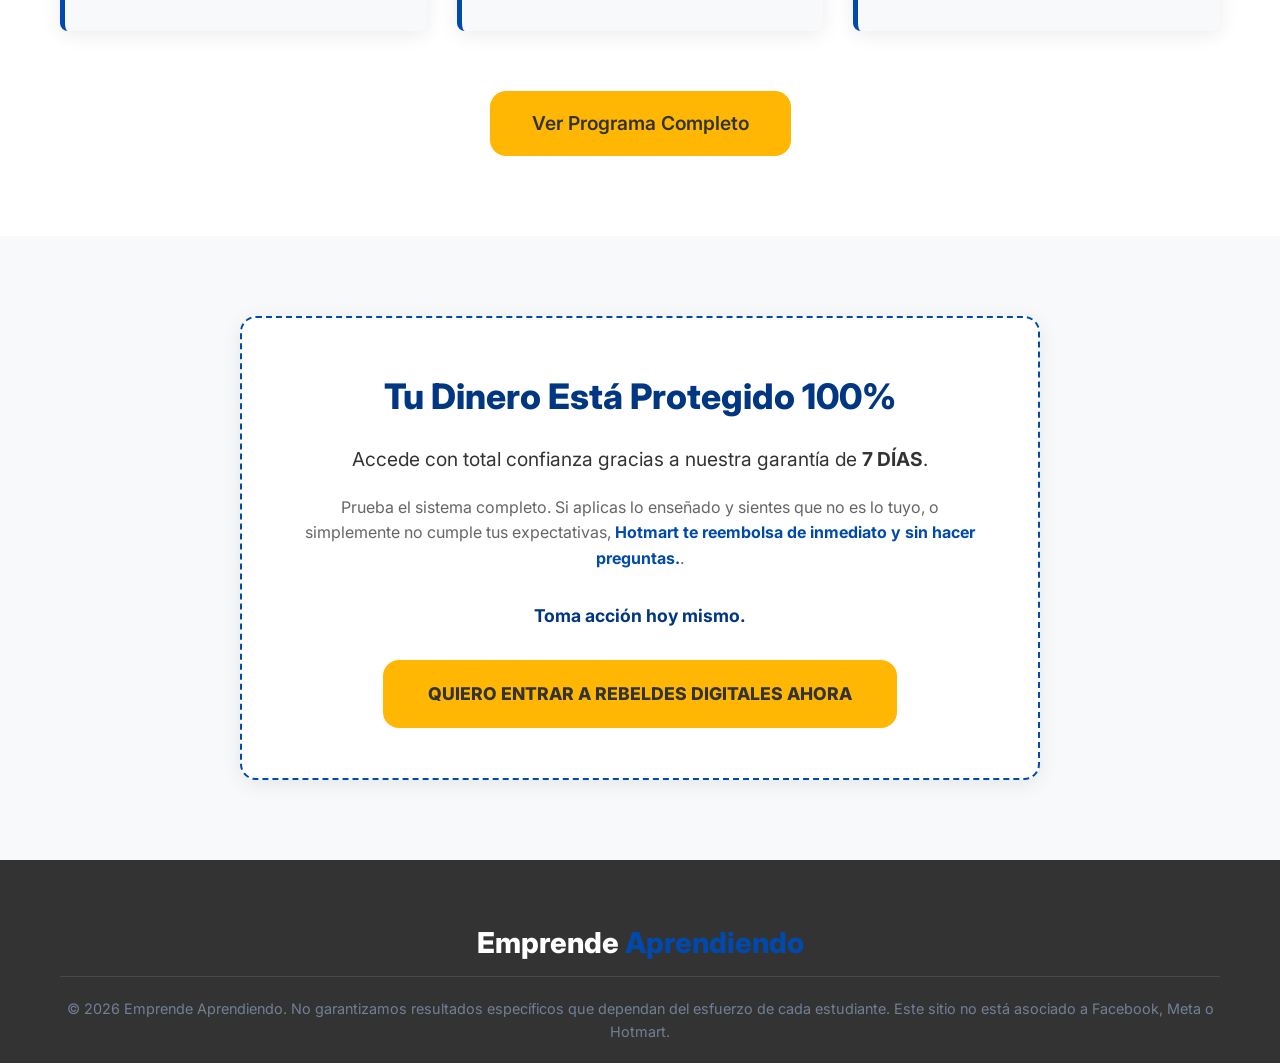
<file: rebeldes-digitales.html>
<!DOCTYPE html>
<html lang="es">

<head>
    <meta charset="UTF-8">
    <meta name="viewport" content="width=device-width, initial-scale=1.0">
    <title>Rebeldes Digitales - Gana Dinero como Afiliado</title>
    <meta name="description" content="Emprende en internet, genera ingresos pasivos y ten libertad financiera con Hotmart.">
    <!-- Enlace al archivo CSS principal -->
    <link rel="stylesheet" href="styles.css">
    <!-- Google Fonts (Inter) -->
    <link rel="preconnect" href="https://fonts.googleapis.com">
    <link rel="preconnect" href="https://fonts.gstatic.com" crossorigin>
    <link href="https://fonts.googleapis.com/css2?family=Inter:wght@400;500;600;800&display=swap" rel="stylesheet">
    <!-- Icono de la página (Favicon) -->
    <link rel="icon" type="image/png" href="imagen/icon2.ico">

    <!-- CSS específico de esta Landing Page para ventas -->
    <style>
        .landing-header .nav-menu { display: none; }
        .landing-header { justify-content: center; }

        /* Hero Secion: Resina 2 Columnas */
        .hero-landing {
            background-color: var(--color-primary-dark);
            padding: 80px 20px 100px;
            color: var(--color-white);
            position: relative;
            overflow: hidden;
        }

        .hero-landing::before {
            content: '';
            position: absolute;
            top: -50%;
            right: -20%;
            width: 80%;
            height: 200%;
            background: linear-gradient(45deg, var(--color-primary), transparent);
            border-radius: 50%;
            opacity: 0.5;
            z-index: 1;
        }

        .hero-content-wrapper {
            display: flex;
            align-items: center;
            gap: 50px;
            position: relative;
            z-index: 2;
        }

        .hero-text {
            flex: 1.2;
            text-align: left;
        }

        .hero-image-col {
            flex: 1;
            text-align: right;
            perspective: 1000px;
        }

        .product-image {
            width: 100%;
            max-width: 500px;
            border-radius: var(--radius-lg);
            box-shadow: 0 25px 50px rgba(0,0,0,0.5);
            border: 5px solid rgba(255,255,255,0.1);
            transform: rotateY(-5deg) scale(1.02);
            transition: transform 0.5s ease;
        }
        
        .product-image:hover {
            transform: rotateY(0deg) scale(1.05);
        }

        .hero-landing h1 {
            font-size: clamp(2.5rem, 5vw, 4rem);
            font-weight: 800;
            margin-bottom: 20px;
            line-height: 1.1;
        }

        .hero-landing .subtitle {
            font-size: 1.2rem;
            margin-bottom: 40px;
            color: rgba(255,255,255,0.9);
            line-height: 1.5;
        }

        .cta-button {
            display: inline-block;
            background-color: var(--color-accent);
            color: var(--color-text);
            padding: 20px 45px;
            font-size: 1.4rem;
            font-weight: 800;
            border-radius: var(--radius-lg);
            text-decoration: none;
            box-shadow: 0 10px 30px rgba(255, 183, 3, 0.4);
            transition: all 0.3s ease;
            animation: pulse-btn 2s infinite;
        }

        .cta-button:hover {
            transform: translateY(-5px) scale(1.02);
            background-color: #ffd60a;
            box-shadow: 0 15px 40px rgba(255, 183, 3, 0.6);
        }

        @keyframes pulse-btn {
            0% { transform: scale(1); }
            50% { transform: scale(1.05); }
            100% { transform: scale(1); }
        }

        .safe-checkout-text {
            font-size: 0.95rem;
            opacity: 0.9;
            margin-top: 15px;
            display: block;
        }

        .benefits-section {
            padding: 80px 0;
            background-color: var(--color-white);
            position: relative;
            z-index: 5;
        }
        
        .benefits-grid {
            display: grid;
            grid-template-columns: repeat(auto-fit, minmax(300px, 1fr));
            gap: 30px;
            margin-top: 50px;
        }

        .benefit-card {
            background-color: var(--color-bg-light);
            padding: 30px;
            border-radius: var(--radius-md);
            border-left: 5px solid var(--color-primary);
            box-shadow: var(--shadow-main);
            transition: transform 0.3s;
        }

        .benefit-card:hover {
            transform: translateY(-5px);
        }

        .benefit-card h3 {
            color: var(--color-primary-dark);
            margin-bottom: 15px;
            font-size: 1.3rem;
        }

        .guarantee-section {
            padding: 80px 0;
            background-color: var(--color-bg-light);
            text-align: center;
        }

        .guarantee-box {
            max-width: 800px;
            margin: 0 auto;
            background-color: var(--color-white);
            border: 2px dashed var(--color-primary);
            padding: 50px;
            border-radius: var(--radius-lg);
            box-shadow: var(--shadow-main);
        }

        .guarantee-title {
            color: var(--color-primary-dark);
            font-size: 2.2rem;
            margin-bottom: 20px;
            font-weight: 800;
        }

        @media (max-width: 992px) {
            .hero-content-wrapper { flex-direction: column; text-align: center; gap: 40px; }
            .hero-text { text-align: center; }
            .hero-image-col { text-align: center; }
            .product-image { transform: none; }
            .product-image:hover { transform: scale(1.02); }
        }
    </style>
</head>

<body>
    <!-- Encabezado simplificado -->
    <header class="header">
        <div class="container header-container landing-header">
            <a href="index.html" class="logo" title="Volver al inicio">
                <img src="imagen/logo2.png" alt="Emprende Aprendiendo" class="logo-img">
                <span class="logo-text">Emprende <span>Aprendiendo</span></span>
            </a>
        </div>
    </header>

    <!-- Hero Venta con 2 Columnas -->
    <section class="hero-landing">
        <div class="container">
            <div class="hero-content-wrapper">
                <div class="hero-text">
                    <h1><span class="text-accent">Rebeldes Digitales</span><br>Gana Dinero como Afiliado</h1>
                    <p class="subtitle">Este curso está diseñado para personas que quieren emprender en internet, generar ingresos pasivos y tener libertad financiera desde cualquier lugar con conexión a internet.</p>
                    
                    <a href="https://go.hotmart.com/R104912472K?ap=8e9f" target="_blank" rel="noopener noreferrer" class="cta-button">
                        ¡SÍ, QUIERO UNIRME AL RETO HOY!
                    </a>
                    <span class="safe-checkout-text">🔒 Pago procesado de forma 100% segura por Hotmart</span>
                </div>

                <div class="hero-image-col">
                    <img src="imagen/rebeldes digitales.jpg" alt="Rebeldes Digitales Marketing" class="product-image">
                </div>
            </div>
        </div>
    </section>

    <!-- Beneficios del Curso -->
    <section class="benefits-section">
        <div class="container">
            <div class="products-header">
                <h2 class="section-title">¿Qué aprenderás en Rebeldes Digitales?</h2>
                <div class="title-underline center"></div>
                <p class="section-subtitle">El paso a paso exacto para facturar en internet de manera recurrente.</p>
            </div>

            <div class="benefits-grid">
                <div class="benefit-card">
                    <h3>✅ Venta sin Producto Propio</h3>
                    <p>Dominaras el Marketing de Afiliados. Te enseñaremos cómo seleccionar productos ganadores y llevarte la mayor tajada de comisión cada vez que vendes.</p>
                </div>
                <div class="benefit-card">
                    <h3>✅ Estrategias Escalables</h3>
                    <p>Aprenderás métodos probados tanto orgánicos (gratuitos) como de tráfico pago (anuncios) para atraer miles de personas a tus embudos de ventas cada mes.</p>
                </div>
                <div class="benefit-card">
                    <h3>✅ Libertad Total</h3>
                    <p>Construirás tu máquina de ventas que trabajará en piloto automático, ofreciéndote ese estilo de vida libre de horarios de oficina e ingresos limitados.</p>
                </div>
            </div>

            <div style="text-align: center; margin-top: 60px;">
                <a href="https://go.hotmart.com/R104912472K?ap=8e9f" target="_blank" rel="noopener noreferrer" class="btn btn-primary" style="font-size:1.2rem; padding: 15px 40px; border-radius: var(--radius-lg);">
                    Ver Programa Completo
                </a>
            </div>
        </div>
    </section>

    <!-- Garantía -->
    <section class="guarantee-section">
        <div class="container">
            <div class="guarantee-box">
                <h2 class="guarantee-title">Tu Dinero Está Protegido 100%</h2>
                <p style="font-size: 1.2rem; margin-bottom: 20px;">Accede con total confianza gracias a nuestra garantía de <strong>7 DÍAS</strong>.</p>
                <p style="color: var(--color-text-muted); margin-bottom: 30px;">Prueba el sistema completo. Si aplicas lo enseñado y sientes que no es lo tuyo, o simplemente no cumple tus expectativas, <span style="color: var(--color-primary); font-weight: bold;">Hotmart te reembolsa de inmediato y sin hacer preguntas.</span>.</p>
                
                <p style="font-size: 1.1rem; font-weight: bold; color: var(--color-primary-dark); margin-bottom: 30px;">Toma acción hoy mismo.</p>
                
                <a href="https://go.hotmart.com/R104912472K" target="_blank" rel="noopener noreferrer" class="cta-button" style="box-shadow: none; font-size: 1.1rem; animation: none;">
                    QUIERO ENTRAR A REBELDES DIGITALES AHORA
                </a>
            </div>
        </div>
    </section>

    <!-- Footer minimalista -->
    <footer class="footer">
        <div class="container">
            <div class="footer-content" style="margin-bottom: 10px;">
                <h3 class="footer-logo" style="margin-bottom:0;">Emprende <span>Aprendiendo</span></h3>
            </div>
            <div class="footer-bottom">
                <p>&copy; <span id="current-year"></span> Emprende Aprendiendo. No garantizamos resultados específicos que dependan del esfuerzo de cada estudiante. Este sitio no está asociado a Facebook, Meta o Hotmart.</p>
            </div>
        </div>
    </footer>

    <script>
        document.getElementById('current-year').textContent = new Date().getFullYear();
    </script>
</body>
</html>
</file>
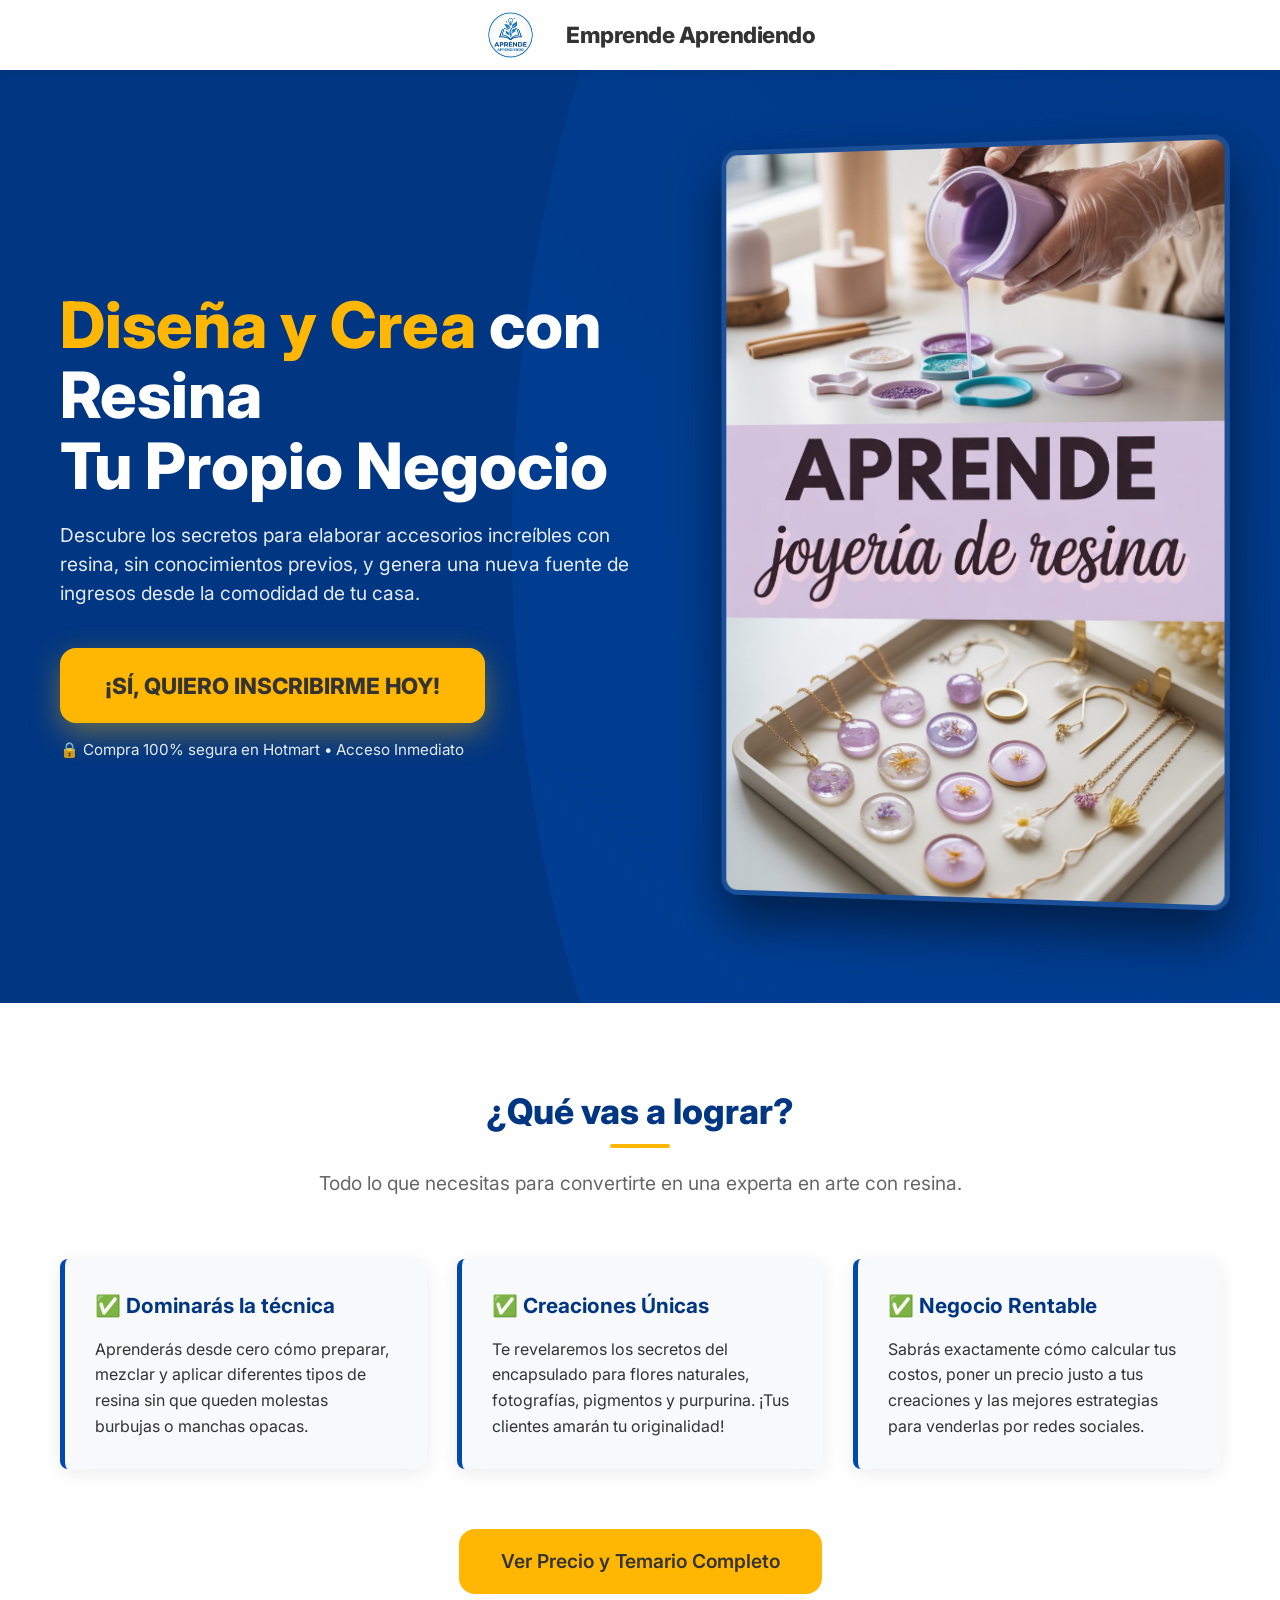
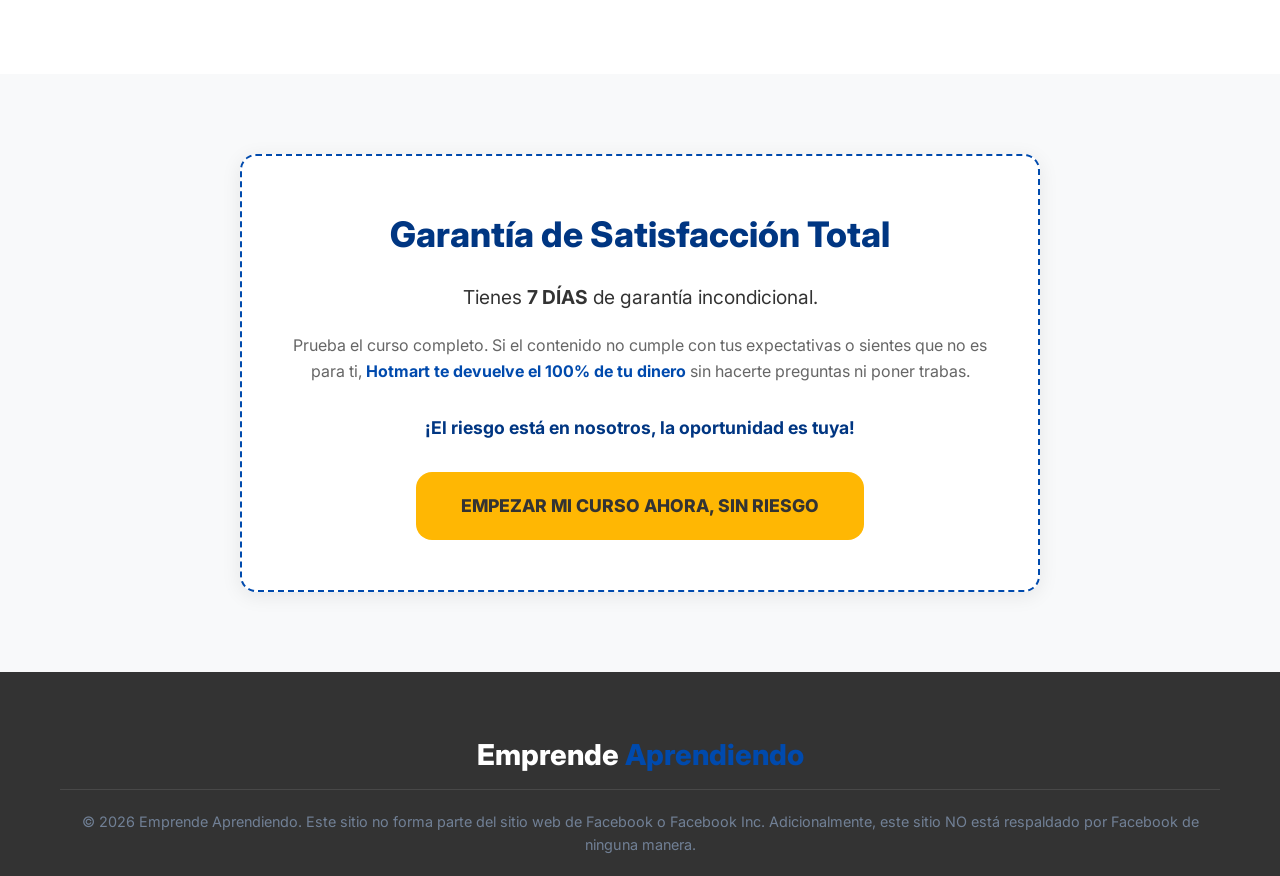
<file: resina.html>
<!DOCTYPE html>
<html lang="es">

<head>
    <meta charset="UTF-8">
    <meta name="viewport" content="width=device-width, initial-scale=1.0">
    <title>Diseña y Crea con Resina - Emprende desde Casa</title>
    <meta name="description" content="Aprende a elaborar todo tipo de accesorios con resina y genera ingresos desde casa.">
    <!-- Enlace al archivo CSS principal -->
    <link rel="stylesheet" href="styles.css">
    <!-- Google Fonts (Inter) -->
    <link rel="preconnect" href="https://fonts.googleapis.com">
    <link rel="preconnect" href="https://fonts.gstatic.com" crossorigin>
    <link href="https://fonts.googleapis.com/css2?family=Inter:wght@400;500;600;800&display=swap" rel="stylesheet">
    <!-- Icono de la página (Favicon) -->
    <link rel="icon" type="image/png" href="imagen/icon2.ico">

    <!-- CSS específico de esta Landing Page para ventas -->
    <style>
        /* Ajustar header para Landing (Ocultar menú para evitar fugas) */
        .landing-header .nav-menu {
            display: none;
        }
        .landing-header {
            justify-content: center;
        }

        /* Hero Secion: Resina 2 Columnas */
        .hero-resina {
            background-color: var(--color-primary-dark);
            padding: 80px 20px 100px;
            color: var(--color-white);
            position: relative;
            overflow: hidden;
        }

        /* Forma de fondo decorativa */
        .hero-resina::before {
            content: '';
            position: absolute;
            top: -50%;
            right: -20%;
            width: 80%;
            height: 200%;
            background: linear-gradient(45deg, var(--color-primary), transparent);
            border-radius: 50%;
            opacity: 0.5;
            z-index: 1;
        }

        .hero-content-wrapper {
            display: flex;
            align-items: center;
            gap: 50px;
            position: relative;
            z-index: 2;
        }

        .hero-text {
            flex: 1.2;
            text-align: left;
        }

        .hero-image-col {
            flex: 1;
            text-align: right;
            perspective: 1000px; /* Para efecto 3D */
        }

        .product-image {
            width: 100%;
            max-width: 500px;
            border-radius: var(--radius-lg);
            box-shadow: 0 25px 50px rgba(0,0,0,0.5);
            border: 5px solid rgba(255,255,255,0.1);
            transform: rotateY(-5deg) scale(1.02);
            transition: transform 0.5s ease;
        }
        
        .product-image:hover {
            transform: rotateY(0deg) scale(1.05); /* Efecto al hacer hover sobre la imagen */
        }

        .hero-resina h1 {
            font-size: clamp(2.5rem, 5vw, 4rem);
            font-weight: 800;
            margin-bottom: 20px;
            line-height: 1.1;
        }

        .hero-resina .subtitle {
            font-size: 1.2rem;
            margin-bottom: 40px;
            color: rgba(255,255,255,0.9);
            line-height: 1.5;
        }

        /* Botón gigante de CTA */
        .cta-button {
            display: inline-block;
            background-color: var(--color-accent);
            color: var(--color-text);
            padding: 20px 45px;
            font-size: 1.4rem;
            font-weight: 800;
            border-radius: var(--radius-lg);
            text-decoration: none;
            box-shadow: 0 10px 30px rgba(255, 183, 3, 0.4);
            transition: all 0.3s ease;
            animation: pulse-btn 2s infinite;
        }

        .cta-button:hover {
            transform: translateY(-5px) scale(1.02);
            background-color: #ffd60a; /* Más brillante al hover */
            box-shadow: 0 15px 40px rgba(255, 183, 3, 0.6);
        }

        @keyframes pulse-btn {
            0% { transform: scale(1); }
            50% { transform: scale(1.05); }
            100% { transform: scale(1); }
        }

        .safe-checkout-text {
            font-size: 0.95rem;
            opacity: 0.9;
            margin-top: 15px;
            display: block;
        }

        /* Beneficios */
        .benefits-section {
            padding: 80px 0;
            background-color: var(--color-white);
            position: relative;
            z-index: 5;
        }
        
        .benefits-grid {
            display: grid;
            grid-template-columns: repeat(auto-fit, minmax(300px, 1fr));
            gap: 30px;
            margin-top: 50px;
        }

        .benefit-card {
            background-color: var(--color-bg-light);
            padding: 30px;
            border-radius: var(--radius-md);
            border-left: 5px solid var(--color-primary);
            box-shadow: var(--shadow-main);
            transition: transform 0.3s;
        }

        .benefit-card:hover {
            transform: translateY(-5px);
        }

        .benefit-card h3 {
            color: var(--color-primary-dark);
            margin-bottom: 15px;
            font-size: 1.3rem;
        }

        /* Garantía */
        .guarantee-section {
            padding: 80px 0;
            background-color: var(--color-bg-light);
            text-align: center;
        }

        .guarantee-box {
            max-width: 800px;
            margin: 0 auto;
            background-color: var(--color-white);
            border: 2px dashed var(--color-primary);
            padding: 50px;
            border-radius: var(--radius-lg);
            box-shadow: var(--shadow-main);
        }

        .guarantee-title {
            color: var(--color-primary-dark);
            font-size: 2.2rem;
            margin-bottom: 20px;
            font-weight: 800;
        }

        /* Responsive Media Queries */
        @media (max-width: 992px) {
            .hero-content-wrapper {
                flex-direction: column;
                text-align: center;
                gap: 40px;
            }
            .hero-text {
                text-align: center;
            }
            .hero-image-col {
                text-align: center;
            }
            .product-image {
                transform: none; /* Quitamos el efecto 3D en móviles para mejor ajuste */
            }
            .product-image:hover {
                transform: scale(1.02);
            }
        }
    </style>
</head>

<body>
    <!-- Encabezado simplificado -->
    <header class="header">
        <div class="container header-container landing-header">
            <a href="index.html" class="logo" title="Volver al inicio">
                <img src="imagen/logo2.png" alt="Emprende Aprendiendo" class="logo-img">
                <span class="logo-text">Emprende <span>Aprendiendo</span></span>
            </a>
        </div>
    </header>

    <!-- Hero Venta con 2 Columnas -->
    <section class="hero-resina">
        <div class="container">
            <div class="hero-content-wrapper">
                <!-- Columna Texto -->
                <div class="hero-text">
                    <h1><span class="text-accent">Diseña y Crea</span> con Resina<br>Tu Propio Negocio</h1>
                    <p class="subtitle">Descubre los secretos para elaborar accesorios increíbles con resina, sin conocimientos previos, y genera una nueva fuente de ingresos desde la comodidad de tu casa.</p>
                    
                    <a href="https://go.hotmart.com/G104092548I" target="_blank" rel="noopener noreferrer" class="cta-button">
                        ¡SÍ, QUIERO INSCRIBIRME HOY!
                    </a>
                    <span class="safe-checkout-text">🔒 Compra 100% segura en Hotmart • Acceso Inmediato</span>
                </div>

                <!-- Columna Imagen (Añadido) -->
                <div class="hero-image-col">
                    <img src="imagen/recina.jpg" alt="Curso de Arte en Resina" class="product-image">
                </div>
            </div>
        </div>
    </section>

    <!-- Beneficios del Curso -->
    <section class="benefits-section">
        <div class="container">
            <div class="products-header">
                <h2 class="section-title">¿Qué vas a lograr?</h2>
                <div class="title-underline center"></div>
                <p class="section-subtitle">Todo lo que necesitas para convertirte en una experta en arte con resina.</p>
            </div>

            <div class="benefits-grid">
                <div class="benefit-card">
                    <h3>✅ Dominarás la técnica</h3>
                    <p>Aprenderás desde cero cómo preparar, mezclar y aplicar diferentes tipos de resina sin que queden molestas burbujas o manchas opacas.</p>
                </div>
                <div class="benefit-card">
                    <h3>✅ Creaciones Únicas</h3>
                    <p>Te revelaremos los secretos del encapsulado para flores naturales, fotografías, pigmentos y purpurina. ¡Tus clientes amarán tu originalidad!</p>
                </div>
                <div class="benefit-card">
                    <h3>✅ Negocio Rentable</h3>
                    <p>Sabrás exactamente cómo calcular tus costos, poner un precio justo a tus creaciones y las mejores estrategias para venderlas por redes sociales.</p>
                </div>
            </div>

            <div style="text-align: center; margin-top: 60px;">
                <a href="https://go.hotmart.com/G104092548I" target="_blank" rel="noopener noreferrer" class="btn btn-primary" style="font-size:1.2rem; padding: 15px 40px; border-radius: var(--radius-lg);">
                    Ver Precio y Temario Completo
                </a>
            </div>
        </div>
    </section>

    <!-- Garantía -->
    <section class="guarantee-section">
        <div class="container">
            <div class="guarantee-box">
                <h2 class="guarantee-title">Garantía de Satisfacción Total</h2>
                <p style="font-size: 1.2rem; margin-bottom: 20px;">Tienes <strong>7 DÍAS</strong> de garantía incondicional.</p>
                <p style="color: var(--color-text-muted); margin-bottom: 30px;">Prueba el curso completo. Si el contenido no cumple con tus expectativas o sientes que no es para ti, <span style="color: var(--color-primary); font-weight: bold;">Hotmart te devuelve el 100% de tu dinero</span> sin hacerte preguntas ni poner trabas.</p>
                
                <p style="font-size: 1.1rem; font-weight: bold; color: var(--color-primary-dark); margin-bottom: 30px;">¡El riesgo está en nosotros, la oportunidad es tuya!</p>
                
                <a href="https://go.hotmart.com/G104092548I" target="_blank" rel="noopener noreferrer" class="cta-button" style="box-shadow: none; font-size: 1.1rem; animation: none;">
                    EMPEZAR MI CURSO AHORA, SIN RIESGO
                </a>
            </div>
        </div>
    </section>

    <!-- Footer minimalista -->
    <footer class="footer">
        <div class="container">
            <div class="footer-content" style="margin-bottom: 10px;">
                <h3 class="footer-logo" style="margin-bottom:0;">Emprende <span>Aprendiendo</span></h3>
            </div>
            <div class="footer-bottom">
                <p>&copy; <span id="current-year"></span> Emprende Aprendiendo. Este sitio no forma parte del sitio web de Facebook o Facebook Inc. Adicionalmente, este sitio NO está respaldado por Facebook de ninguna manera.</p>
            </div>
        </div>
    </footer>

    <script>
        document.getElementById('current-year').textContent = new Date().getFullYear();
    </script>
</body>

</html>
</file>
<file: styles.css>
/* Base y Variables */
:root {
    /* Paleta de colores principal */
    --color-primary: #004aad; /* Azul principal */
    --color-primary-dark: #003682; /* Azul oscuro */
    --color-accent: #ffb703; /* Amarillo llamado a la acción */
    --color-accent-hover: #e0a103;
    --color-white: #ffffff;
    --color-bg-light: #f8f9fa; /* Gris claro de fondo */
    --color-text: #333333; /* Texto principal oscuro */
    --color-text-muted: #666666; /* Texto secundario gris */
    
    /* Configuración visual */
    --radius-sm: 4px;
    --radius-md: 8px;
    --radius-lg: 16px;
    --transition-speed: 0.3s;
    --shadow-main: 0 4px 20px rgba(0, 0, 0, 0.08);
}

/* Reset Básico */
* {
    margin: 0;
    padding: 0;
    box-sizing: border-box;
}

html {
    scroll-behavior: smooth;
    font-size: 16px;
}

body {
    font-family: 'Inter', sans-serif;
    color: var(--color-text);
    background-color: var(--color-white);
    line-height: 1.6;
    overflow-x: hidden;
}

/* Utilidades */
.container {
    width: 100%;
    max-width: 1200px;
    margin: 0 auto;
    padding: 0 20px;
}

.section-title {
    font-size: 2.2rem;
    font-weight: 800;
    color: var(--color-primary-dark);
    margin-bottom: 5px;
}

.title-underline {
    width: 60px;
    height: 4px;
    background-color: var(--color-accent);
    margin-bottom: 20px;
    border-radius: 2px;
}

.title-underline.center {
    margin-left: auto;
    margin-right: auto;
}

.text-accent {
    color: var(--color-accent);
}

/* Header */
.header {
    background-color: var(--color-white);
    box-shadow: 0 2px 10px rgba(0, 0, 0, 0.05);
    position: sticky;
    top: 0;
    z-index: 1000;
}

.header-container {
    display: flex;
    justify-content: space-between;
    align-items: center;
    height: 70px;
}

.logo {
    display: flex;
    align-items: center;
    gap: 10px;
    font-size: 1.4rem;
    font-weight: 800;
    color: var(--color-primary);
    text-decoration: none;
    letter-spacing: -0.5px;
}

.logo-img {
    height: 50px;
    width: auto;
    object-fit: contain;
}

.logo span {
    color: var(--color-text);
}

.nav-menu {
    display: flex;
    gap: 30px;
}

.nav-menu a {
    text-decoration: none;
    color: var(--color-text);
    font-weight: 500;
    font-size: 1rem;
    transition: color var(--transition-speed);
}

.nav-menu a:hover {
    color: var(--color-primary);
}

/* Menú Desplegable (Dropdown) */
.dropdown {
    position: relative;
    display: inline-block;
}

.dropdown-content {
    display: none;
    position: absolute;
    background-color: var(--color-white);
    min-width: 220px;
    box-shadow: 0 8px 25px rgba(0, 0, 0, 0.1);
    z-index: 1000;
    border-radius: var(--radius-md);
    top: 100%;
    left: 0;
    padding: 10px 0;
    overflow: hidden;
    border: 1px solid rgba(0,0,0,0.05);
}

.dropdown:hover .dropdown-content {
    display: block;
    animation: fadeIn 0.3s ease;
}

@keyframes fadeIn {
    from { opacity: 0; transform: translateY(-10px); }
    to { opacity: 1; transform: translateY(0); }
}

.dropdown-content a {
    color: var(--color-text);
    padding: 12px 20px;
    text-decoration: none;
    display: block;
    font-size: 0.95rem;
    font-weight: 500;
    transition: all 0.2s ease;
}

.dropdown-content a:hover {
    background-color: var(--color-bg-light);
    color: var(--color-primary);
    padding-left: 25px; /* Pequeño salto a la derecha al hacer hover */
}

/* Hero Section */
.hero {
    position: relative;
    background: linear-gradient(135deg, var(--color-primary) 0%, var(--color-primary-dark) 100%);
    padding: 100px 0 120px;
    color: var(--color-white);
    text-align: center;
    overflow: hidden;
}

.hero-content {
    max-width: 800px;
    margin: 0 auto;
    position: relative;
    z-index: 2;
}

.hero-title {
    font-size: 3.5rem;
    font-weight: 800;
    line-height: 1.2;
    margin-bottom: 20px;
}

.hero-title .text-accent {
    color: var(--color-accent);
}

.hero-subtitle {
    font-size: 1.2rem;
    color: rgba(255, 255, 255, 0.9);
    margin-bottom: 40px;
}

.hero-actions {
    display: flex;
    justify-content: center;
    gap: 20px;
}

/* Botones */
.btn {
    display: inline-block;
    padding: 14px 32px;
    border-radius: var(--radius-md);
    text-decoration: none;
    font-weight: 600;
    font-size: 1rem;
    transition: all var(--transition-speed);
    cursor: pointer;
    border: 2px solid transparent;
}

.btn-primary {
    background-color: var(--color-accent);
    color: var(--color-text); /* Texto oscuro para contrastar con amarillo */
}

.btn-primary:hover {
    background-color: var(--color-accent-hover);
    transform: translateY(-3px);
    box-shadow: 0 8px 20px rgba(255, 183, 3, 0.4);
}

.btn-outline {
    background-color: transparent;
    border-color: var(--color-white);
    color: var(--color-white);
}

.btn-outline:hover {
    background-color: var(--color-white);
    color: var(--color-primary);
    transform: translateY(-3px);
}

/* Sobre Nosotros */
.about {
    padding: 100px 0;
    background-color: var(--color-white);
}

.about-container {
    display: flex;
    align-items: center;
    gap: 60px;
}

.about-text {
    flex: 1;
}

.about-text p {
    font-size: 1.1rem;
    color: var(--color-text-muted);
    margin-bottom: 20px;
}

.about-visual {
    flex: 1;
}

.visual-box {
    width: 100%;
    height: 350px;
    background: linear-gradient(135deg, #f1f5f9 0%, #e2e8f0 100%);
    border-radius: var(--radius-lg);
    display: flex;
    align-items: center;
    justify-content: center;
    font-size: 1.8rem;
    font-weight: 800;
    color: var(--color-primary);
    box-shadow: var(--shadow-main);
    border: 1px solid rgba(0,0,0,0.05);
}

/* Productos */
.products {
    padding: 100px 0;
    background-color: var(--color-bg-light);
}

.products-header {
    text-align: center;
    margin-bottom: 60px;
}

.section-subtitle {
    font-size: 1.2rem;
    color: var(--color-text-muted);
}

.product-grid {
    display: grid;
    grid-template-columns: repeat(auto-fill, minmax(320px, 1fr));
    gap: 40px;
}

/* Tarjeta del Producto (Product Card) */
.card {
    background-color: var(--color-white);
    border-radius: var(--radius-md);
    overflow: hidden;
    box-shadow: var(--shadow-main);
    transition: transform var(--transition-speed), box-shadow var(--transition-speed);
    display: flex;
    flex-direction: column;
}

.card:hover {
    transform: translateY(-8px);
    box-shadow: 0 15px 30px rgba(0, 0, 0, 0.12);
}

.card-img-wrapper {
    width: 100%;
    height: 500px;
    background-color: #e2e8f0;
    overflow: hidden;
}

.card-img {
    width: 100%;
    height: 100%;
    object-fit: cover;
    transition: transform 0.5s ease;
}

.card:hover .card-img {
    transform: scale(1.05);
}

.card-body {
    padding: 30px;
    display: flex;
    flex-direction: column;
    flex-grow: 1;
}

.card-title {
    font-size: 1.4rem;
    font-weight: 800;
    color: var(--color-primary-dark);
    margin-bottom: 15px;
    line-height: 1.3;
}

.card-desc {
    font-size: 1rem;
    color: var(--color-text-muted);
    margin-bottom: 25px;
    flex-grow: 1;
}

.card .btn {
    width: 100%;
    text-align: center;
}

.card .btn-primary {
    background-color: var(--color-primary);
    color: var(--color-white);
}

.card .btn-primary:hover {
    background-color: var(--color-primary-dark);
    box-shadow: 0 6px 15px rgba(0, 74, 173, 0.3);
}

/* Footer */
.footer {
    background-color: var(--color-text);
    color: var(--color-white);
    padding: 60px 0 20px;
}

.footer-content {
    text-align: center;
    margin-bottom: 40px;
}

.footer-logo {
    font-size: 1.8rem;
    font-weight: 800;
    margin-bottom: 10px;
    color: var(--color-white);
}

.footer-logo span {
    color: var(--color-primary);
}

.footer-desc {
    color: #a0aec0;
}

.footer-bottom {
    text-align: center;
    padding-top: 20px;
    border-top: 1px solid rgba(255,255,255,0.1);
    color: #718096;
    font-size: 0.9rem;
}

/* Responsividad (Móviles y Tablets) */
@media (max-width: 991px) {
    .about-container {
        flex-direction: column;
        text-align: center;
    }
    .title-underline {
        margin-left: auto;
        margin-right: auto;
    }
    .hero-title {
        font-size: 3rem;
    }
}

@media (max-width: 768px) {
    .header-container {
        flex-direction: column;
        height: auto;
        padding: 15px 0;
        gap: 15px;
    }
    .hero-title {
        font-size: 2.2rem;
    }
    .hero-actions {
        flex-direction: column;
    }
    .btn {
        width: 100%;
    }
}
</file>
<file: blog-styles.css>
/* Estilos específicos para la sección del Blog */
.blog-header-section {
    padding: 80px 0 40px;
    background-color: var(--color-bg-light);
}

.text-center {
    text-align: center;
}

.blog-content {
    padding: 40px 0 100px;
    background-color: var(--color-white);
}

.blog-grid {
    display: grid;
    grid-template-columns: repeat(auto-fill, minmax(320px, 1fr));
    gap: 40px;
}

/* Tarjeta de Artículo (Blog Card) */
.blog-card {
    background-color: var(--color-white);
    border-radius: var(--radius-md);
    overflow: hidden;
    box-shadow: var(--shadow-main);
    transition: transform var(--transition-speed), box-shadow var(--transition-speed);
    display: flex;
    flex-direction: column;
    border: 1px solid rgba(0, 0, 0, 0.05);
    /* Borde sutil */
}

.blog-card:hover {
    transform: translateY(-8px);
    box-shadow: 0 15px 30px rgba(0, 0, 0, 0.12);
}

.blog-img-wrapper {
    width: 100%;
    height: 500px;
    /* Altura diferente a los productos */
    background-color: #e2e8f0;
    overflow: hidden;
}

.blog-img-wrapper a {
    display: block;
    width: 100%;
    height: 100%;
}

.blog-img {
    width: 100%;
    height: 100%;
    object-fit: cover;
    transition: transform 0.5s ease;
}

.blog-card:hover .blog-img {
    transform: scale(1.05);
}

.blog-body {
    padding: 30px;
    display: flex;
    flex-direction: column;
    flex-grow: 1;
}

.blog-date {
    font-size: 0.85rem;
    color: var(--color-accent);
    font-weight: 600;
    margin-bottom: 10px;
    text-transform: uppercase;
    letter-spacing: 0.5px;
}

.blog-title {
    font-size: 1.3rem;
    font-weight: 800;
    margin-bottom: 15px;
    line-height: 1.3;
}

.blog-title a {
    color: var(--color-primary-dark);
    text-decoration: none;
    transition: color var(--transition-speed);
}

.blog-title a:hover {
    color: var(--color-primary);
}

.blog-desc {
    font-size: 1rem;
    color: var(--color-text-muted);
    margin-bottom: 25px;
    flex-grow: 1;
    display: -webkit-box;
    -webkit-line-clamp: 3;
    line-clamp: 3;
    -webkit-box-orient: vertical;
    overflow: hidden;
}

.btn-read-more {
    text-decoration: none;
    color: var(--color-primary);
    font-weight: 600;
    font-size: 0.95rem;
    transition: color var(--transition-speed);
    display: inline-flex;
    align-items: center;
    gap: 5px;
}

.btn-read-more:hover {
    color: var(--color-primary-dark);
}

/* Modificación para que el body empuje el footer hacia abajo cuando hay poco contenido */
body {
    display: flex;
    flex-direction: column;
    min-height: 100vh;
}

.mt-auto {
    margin-top: auto;
}

/* Estado activo del menú */
.nav-menu a.active {
    color: var(--color-primary);
    position: relative;
}

.nav-menu a.active::after {
    content: '';
    position: absolute;
    bottom: -5px;
    left: 0;
    width: 100%;
    height: 2px;
    background-color: var(--color-primary);
    border-radius: 2px;
}
</file>
